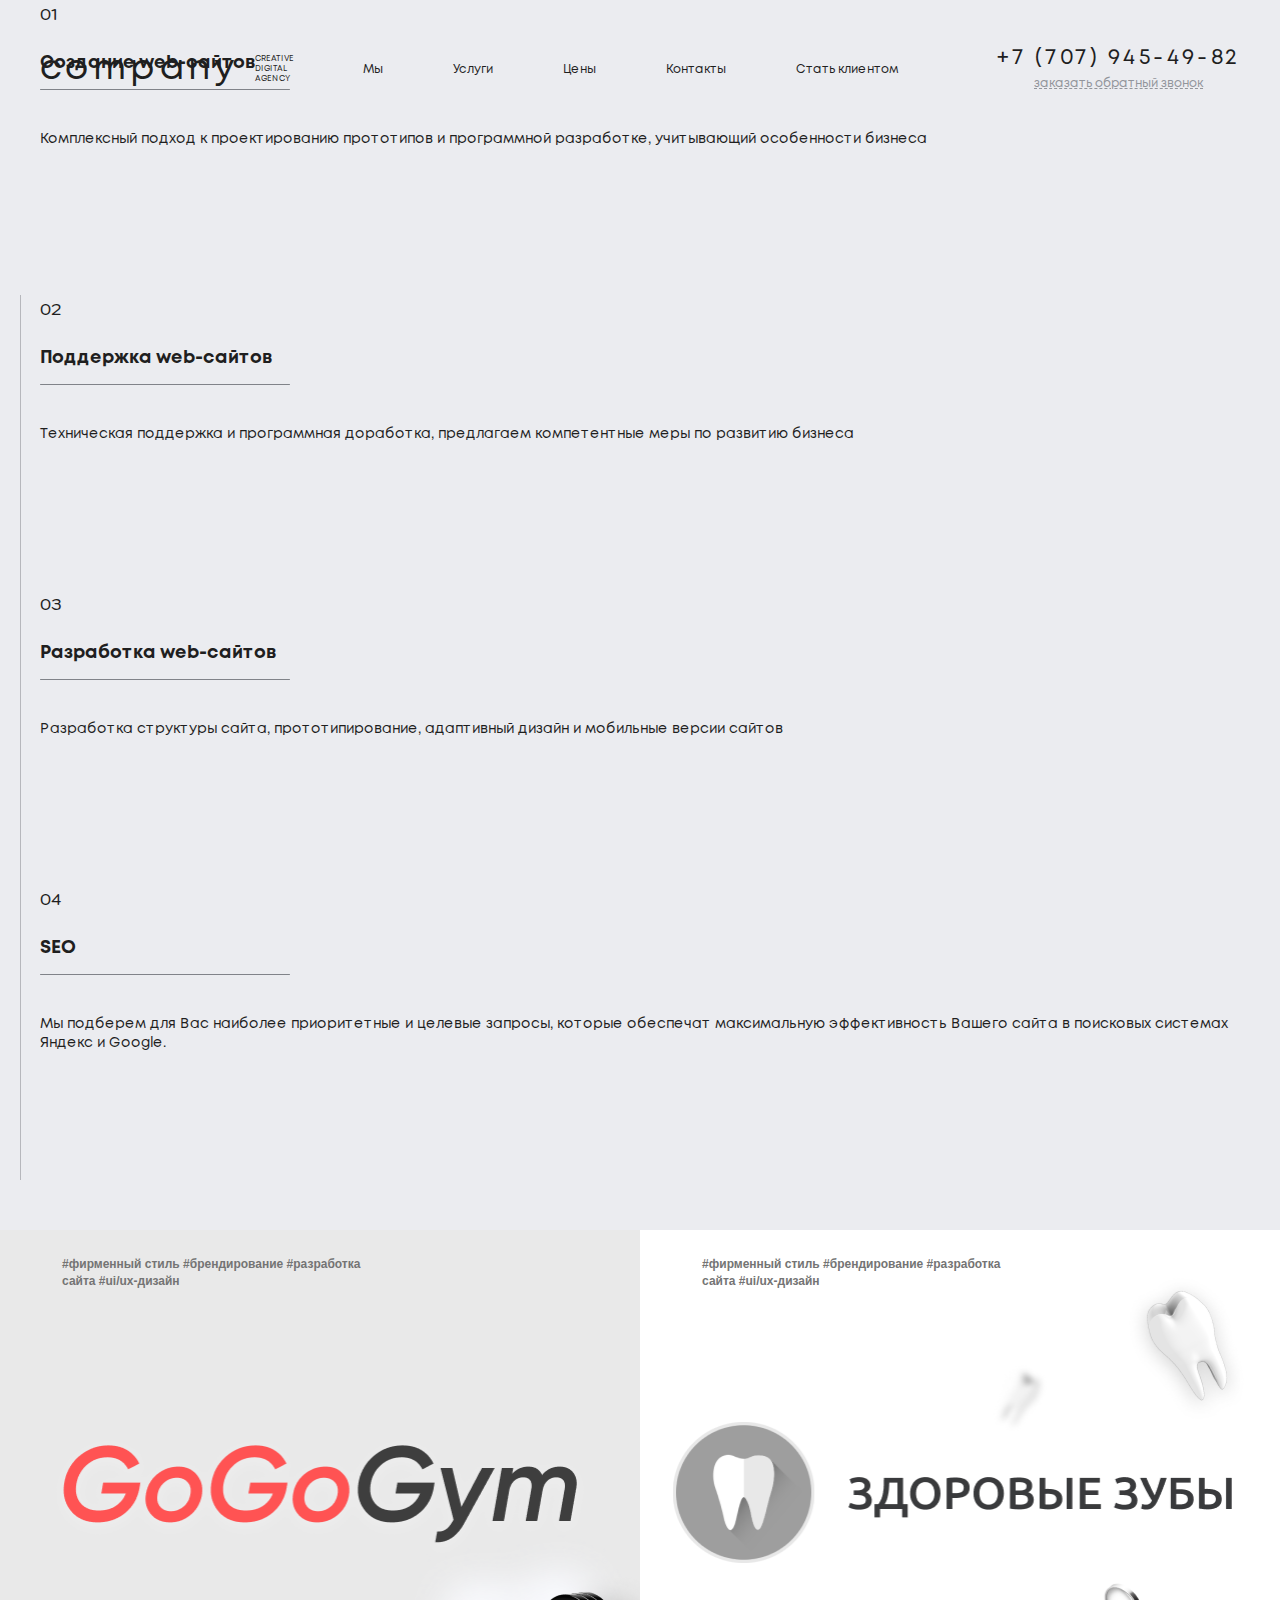
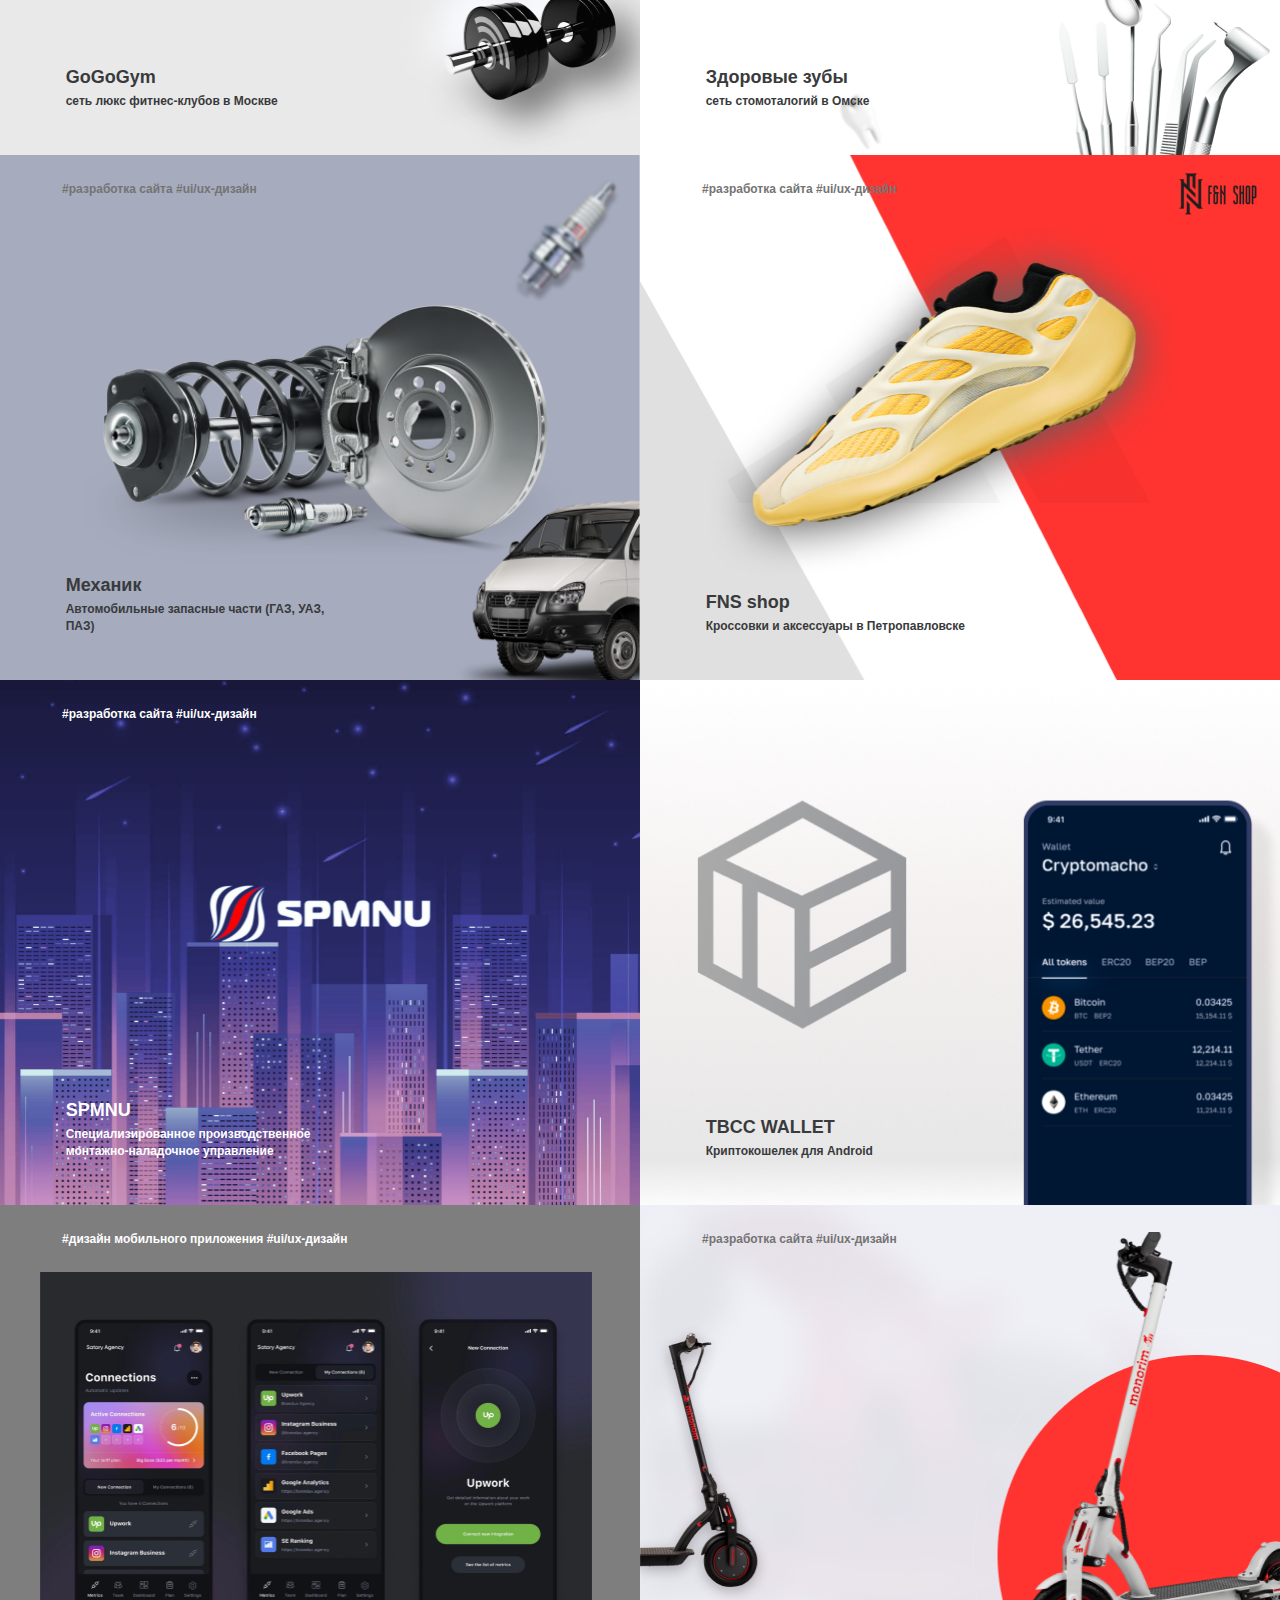
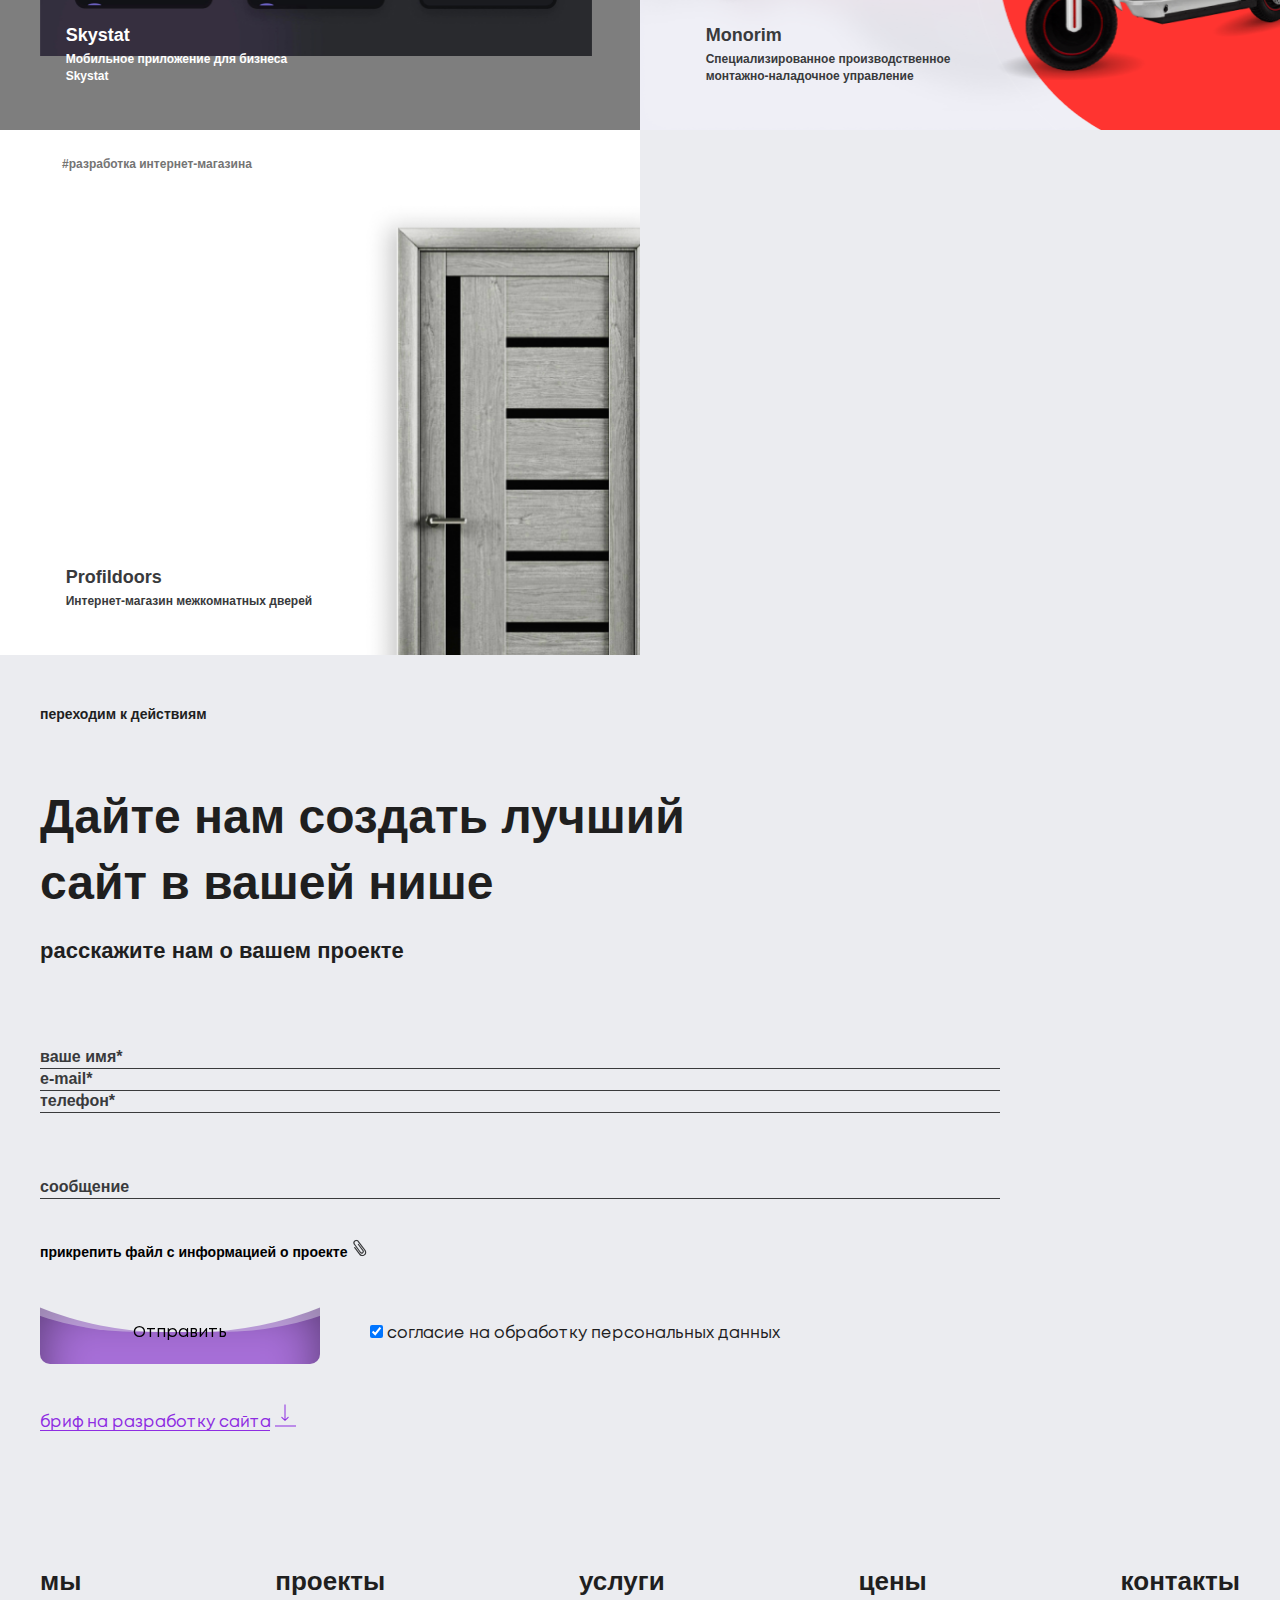
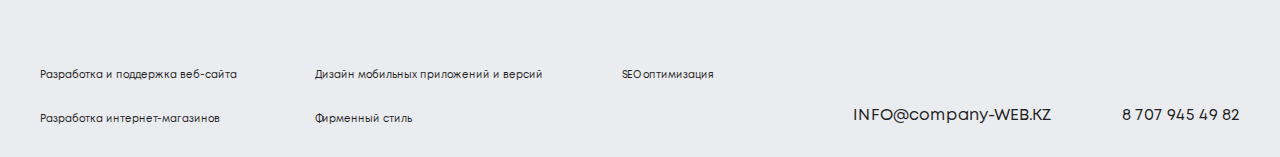
<file: services/index.html>
<!DOCTYPE html>
<html lang="ru">
<head>
    <meta charset="UTF-8">
    <meta http-equiv="X-UA-Compatible" content="IE=edge">

    <link href="https://fonts.googleapis.com/css2?family=Kodchasan:wght@500&display=swap" rel="stylesheet">
<link href="https://cdn.jsdelivr.net/npm/bootstrap@5.1.1/dist/css/bootstrap.min.css" rel="stylesheet" integrity="sha384-F3w7mX95PdgyTmZZMECAngseQB83DfGTowi0iMjiWaeVhAn4FJkqJByhZMI3AhiU" crossorigin="anonymous">

<link rel="stylesheet" href="../css/normalize.css">
<link rel="stylesheet" href="../css/main.css">
<link rel="stylesheet" href="../css/font.css">
<link rel="stylesheet" href="../css/components.css">
<link rel="stylesheet" href="../css/section-top.css">
<link rel="stylesheet" href="../css/header-page.css">
<link rel="stylesheet" href="../css/portfolio.css">
<link rel="stylesheet" href="../css/form.css">
<link rel="stylesheet" href="../css/footer.css">
<link rel="stylesheet" href="css/services_card.css">
<link rel="stylesheet" href="../css/popup.css">
<link rel="stylesheet" href="../css/wrapper.css">
<link rel="stylesheet" href="../css/root.css">




    <meta name="viewport" content="width=device-width, initial-scale=1.0">
    <title>Document</title>

    <script src="https://code.jquery.com/jquery-3.6.0.min.js"></script>

</head>
<body id="root">

<!--header-page-->
<header class="header-page">
    <div class="container-field header-page_container">
        <a href="../index.html" class="a">
            <div class="header-page_start">
                <div class="сompany_logo">
                    <p class="сompany_name">company</p>
                    <p class="company_name-right">CREATIVE </br> DIGITAL </br> AGENCY</p>
                </div>
            </div>
        </a>
        <div class="header-page_hamburger">
            <button class="btn-menu" type="button" data-popup="popup-menu">Меню</button>
        </div>
        <nav class="header-page_nav">
            <ul class="header-page_ul">
                <li class="header-page_li">
                    <a class="header-page_link" href="#" data-scroll-to="about_us">
                        <span class="header-page_text">Мы</span>
                    </a>
                </li>
                <li class="header-page_li">
                    <a class="header-page_link" href="../services/index.html">
                        <span class="header-page_text">Услуги</span>
                    </a>
                </li>
                <li class="header-page_li">
                    <a class="header-page_link" href="" data-scroll-to="section-contacts">
                        <span class="header-page_text">Цены</span>
                    </a>
                </li>
                <li class="header-page_li">
                    <a class="header-page_link" href="" data-scroll-to="column-2">
                        <span class="header-page_text">Контакты</span>
                    </a>
                </li>
                <li class="header-page_li">
                    <a class="header-page_link" href="" data-scroll-to="form">
                        <span class="header-page_text">Стать клиентом</span>
                    </a>
                </li>
            </ul>
        </nav>
        <div class="contacts">
            <p class="post">INFO@company-WEB.KZ</p>
            <div class="contacts_phone">
                <p class="phone_number">+7 (707) 945-49-82</p>
                <a href="tel:+77079454982" class="header-page_phone" >заказать обратный звонок</a>
            </div>
        </div>
    </div>
</header>
<!--/.header-page-->

<!--section-top-->
<section class="services-company">
    <div class="card-group">
        <div class="catalog_item border-0 card">
          <p class="num">01</p>
          <div class="card-body">
            <h5 class="card_title_text card-title">Создание web-сайтов</h5>
            <p class="card_bottom_text card-text">Комплексный подход к проектированию прототипов и программной разработке, учитывающий особенности бизнеса</p>
          </div>
          <div class="hide_elements">
            <div class="hide_text">
              <ul class="bonus_text">
                  <li class="bonus_text_li"> Проекты любой сложности на популярных CMS/li>
                  <li class="bonus_text_li"> Интегрирование с CRM</li>
              </ul>
          </div>
          <div class="card-footer bg-transparent border-0">
            <button class="service_btn" type="button"><p class="btn_order">Заказать</p> <img src="img/section-top/btn_arrow.png" alt="" class="btn_arrow"></button>
          </div>
          </div>
        </div>
        <div class="catalog_item border-0 card">
          <p class="num">02</p>
          <div class="card-body">
            <h5 class="card_title_text card-title">Поддержка web-сайтов</h5>
            <p class="card_bottom_text card-text">Техническая поддержка и программная доработка, предлагаем компетентные меры по развитию бизнеса</p>
          </div>
          <div class="hide_elements">
            <div class="hide_text">
              <ul class="bonus_text">
                  <li class="bonus_text_li"> Администрирование сайта, обновление предоставляемого контента</li>
                  <li class="bonus_text_li"> Поддержание работоспособности, устранение неполадок сайта, ускорение работы сайта</li>
              </ul>
          </div>
          <div class="card-footer bg-transparent border-0">
            <button class="service_btn" type="button"><p class="btn_order">Заказать</p> <img src="img/section-top/btn_arrow.png" alt="" class="btn_arrow"></button>
          </div>
          </div>
        </div>
        <div class="catalog_item border-0 card">
          <p class="num">03</p>
          <div class="card-body">
            <h5 class="card_title_text card-title">Разработка web-сайтов</h5>
            <p class="card_bottom_text card-text">Разработка структуры сайта,
                прототипирование, адаптивный дизайн и мобильные версии сайтов</p>
          </div>
          <div class="hide_elements">
            <div class="hide_text">
              <ul class="bonus_text">
                  <li class="bonus_text_li"> Индивидуальный подход, с учетом требований и сферы клиентов</li>
                  <li class="bonus_text_li"> Адаптивный дизайн сайта для мобильных устройств</li>
              </ul>
          </div>
          <div class="card-footer bg-transparent border-0">
            <button class="service_btn" type="button"><p class="btn_order">Заказать</p> <img src="img/section-top/btn_arrow.png" alt="" class="btn_arrow"></button>
          </div>
          </div>
        </div>
        <div class="catalog_item border-0 card">
          <p class="num">04</p>
          <div class="card-body">
            <h5 class="card_title_text card-title">SEO</h5>
            <p class="card_bottom_text card-text">Мы подберем для Вас наиболее приоритетные и целевые запросы, которые обеспечат максимальную эффективность Вашего сайта в поисковых системах Яндекс и Google.</p>
          </div>
          <div class="hide_elements">
            <div class="hide_text">
              <ul class="bonus_text">
                  <li class="bonus_text_li"> SEO-аудит</li>
                  <li class="bonus_text_li"> Ежемесячные отчеты</li>
              </ul>
          </div>
          <div class="card-footer bg-transparent border-0">
            <button class="service_btn" type="button"><p class="btn_order">Заказать</p> <img src="img/section-top/btn_arrow.png" alt="" class="btn_arrow"></button>
          </div>
          </div>
        </div>
      </div>
</section>

<section class="section section_potfolio">
    <div class="portfolio">
        <div class="portfolio_item">
            <img src="img/portfolio/pro-1.png" alt="" class="project_img">
            <div class="project design_item-1">
                <h4 class="project_tag">#фирменный стиль #брендирование #разработка сайта #ui/ux-дизайн</h4>
                
                <p class="project_info"><span class="name_of_the_project">GoGoGym</span></br> сеть люкс фитнес-клубов в Москве</p>
            </div>
        </div>
        <div class="portfolio_item">
            <img src="img/portfolio/pro-2.png" alt="" class="project_img">
            <div class="project design_item-2">
                <h4 class="project_tag">#фирменный стиль #брендирование #разработка сайта #ui/ux-дизайн</h4>
                <p class="project_info"> <span class="name_of_the_project">Здоровые зубы</span></br> сеть стомоталогий в Омске</p>
            </div>
        </div>
        <div class="portfolio_item">
            <img src="img/portfolio/pro-3.png" alt="" class="project_img">
            <div class="project design_item-3">
                <h4 class="project_tag">#разработка сайта #ui/ux-дизайн</h4>
                <p class="project_info"> <span class="name_of_the_project">Механик</span></br> Автомобильные запасные части (ГАЗ, УАЗ, ПАЗ)</p>
            </div>
        </div>
        <div class="portfolio_item">
            <img src="img/portfolio/pro-4.png" alt="" class="project_img">
            <div class="project design_item-4">
                <h4 class="project_tag">#разработка сайта #ui/ux-дизайн</h4>
                <p class="project_info"> <span class="name_of_the_project">FNS shop</span></br> Кроссовки и аксессуары в Петропавловске</p>
            </div>
        </div>
        <div class="portfolio_item">
            <img src="img/portfolio/pro-5.png" alt="" class="project_img">
            <div class="project design_item-5">
                <h4 class="project_tag-5 project_tag">#разработка сайта #ui/ux-дизайн</h4>
                <p  class="project_info"> <span class="name_of_the_project-5 name_of_the_project">SPMNU</span></br> Специализированное производственное монтажно-наладочное управление</p>
            </div>
        </div>
        <div class="portfolio_item">
            <img src="img/portfolio/pro-6.png" alt="" class="project_img">
            <div class="project design_item-6">
                <h4 class="poject_teg">#разработка дизайна мобильного приложения</h4>
                <p class="project_info"> <span class="name_of_the_project">TBCC WALLET</span></br> Криптокошелек для Android</p>
            </div>
        </div>
        <div class="portfolio_item">
            <img src="img/portfolio/pro-7.png" alt="" class="project_img">
            <div class="project design_item-7">
                <h4 class="project_tag-7 project_tag">#дизайн мобильного приложения #ui/ux-дизайн</h4>
                <p class="project_info"><span class="name_of_the_project-7 name_of_the_project">Skystat</span></br> Мобильное приложение для бизнеса Skystat</p>
            </div>
        </div>
        <div class="portfolio_item">
            <img src="img/portfolio/pro-8.png" alt="" class="project_img">
            <div class="project design_item-8">
                <h4 class="project_tag">#разработка сайта #ui/ux-дизайн</h4>
                <p class="project_info"> <span class="name_of_the_project">Monorim</span></br> Специализированное производственное монтажно-наладочное управление</p>
            </div>
        </div>
        <div class="portfolio_item">
            <img src="img/portfolio/pro-9.png" alt="" class="project_img">
            <div class="project design_item-9">
                <h4 class="project_tag">#разработка интернет-магазина</h4>
                <p class="project_info"> <span class="name_of_the_project">Profildoors</span></br> Интернет-магазин межкомнатных дверей</p>
            </div>
        </div>
    </div>
</section>

<form class="form">
    <div class="container-field mb-3">
        <div class="form_txt">
            <div class="movement" >
                переходим к действиям
            </div>
            <div class="form_head">
                Дайте нам создать лучший сайт в вашей нише
            </div>
            <div class="head_txt">
                расскажите нам о вашем проекте
            </div>
        </div>
        <div class="form_block">
            <div class="row g-3">
                <div class="form_field col-md-4">
                    <span class="line"></span>
                    <input type="text" class="field_dec form-control" placeholder="ваше имя*" aria-label="Name">
                </div>
                <div class="form_field col-md-4">
                    <span class="line"></span>
                  <input type="email" class="field_dec form-control" placeholder="e-mail*" aria-label="Last name">
                </div>
                <div class="form_field col-md-4">
                    <span class="line"></span>
                  <input type="text" class="field_dec form-control" placeholder="телефон*" aria-label="Phone">
                </div>
            </div>
            <div class="form_field-massage col col-form-label">  
                <span class="line"></span>
                <input type="text" class="field_dec-massage form-control" placeholder="сообщение" id="exampleFormControlTextarea1" rows="1" aria-label="Massage"></input>
            </div>
            <div class="input-group mb-3 col-form-label">
                <button class="form_file btn-light" onclick="document.getElementById('getFile').click()">прикрепить файл с информацией о проекте <img src="img/form/free-icon-paper-clip-177 1.svg" alt="" class="clip"> </button>
                <input type='file' id="getFile" style="display:none"> 
            </div>
            <div class="form_send">
                <button type="button" class="btn_send btn btn-outline-secondary ">
                    <span class="btn_send_span">Отправить</span>
                    <span class="btn_send_wave" ></span>
                </button>
                <div class="form-check">
                <div class="form_check">
                    <input class="form-check-input" type="checkbox" value="" id="flexCheckChecked" checked>
                    <label class="form-check-label" for="flexCheckChecked">
                        согласие на обработку персональных данных
                    </label>
                </div>
            </div>
        </div>
        <div class="form_download">
            <a href="../files/Бриф на разработку сайта.doc" class="form_download-text" download=""><span class="line_download"></span>бриф на разработку сайта <img src="img/form/download-img.svg" alt="/скачать/" class="download-img"> </a>
        </div>
    </div>  
</form>

<footer class="footer_container" >
    <div class="cube"></div>
    <div class="footer_field">
        <div class="footer_row">
           <div class="footer_block footer_col-1">
            <a class="a" href="../index.html"><p>мы</p></a>
          </div>
          <div class="footer_block footer_col-2" data-scroll-to="portfolio">
            <p>проекты</p>            
          </div>
          <div class="footer_block footer_col-3">
            <a class="a" href="../services/index.html"><p>услуги</p></a>        
          </div>
          <div class="footer_block footer_col-4">
            <p>цены</p>            
          </div>
          <div class="footer_block footer_col-5">
            <p>контакты</p>            
          </div>
        </div>
    </div> 
    <div class="footer_details row">
        <div class="column-1 col">
          <div class="column_fields field-1">
            <p>Разработка и поддержка веб-сайта</p>
            <p>Разработка интернет-магазинов</p>
          </div>
          <div class="column_fields field-2">
            <p>Дизайн мобильных приложений и версий</p>
            <p>Фирменный стиль</p>
          </div>
          <div class="column_fields field-3">
            <p>SEO оптимизация</p>
          </div>
        </div>
        <div class="column-2 col">
            <p class="footer_post" >INFO@company-WEB.KZ</p>
            <p class="footer_number" >8 707 945 49 82</p>
        </div>
    </div>
</footer>


<!--popup-menu-->
<div class="popup popup-menu">
    <div class="popup_wrapper">
        <div class="popup_inner">
            <div class="popup_content popup_content-fluid popup_content-centered">
                <button class="btn-close popup_btn-close popup-close"></button>
                <nav class="mobile-menu popup_mobile-menu">
                    <ul class="mobile-menu_ul">
                        <li class="mobile-menu_li">
                            <a class="mobile-menu_link popup-close" href="#" data-scroll-to="about_us">О нас</a>
                        </li>
                        <li class="mobile-menu_li">
                            <a class="mobile-menu_link popup-close" href="../services/index.html">Услуги</a>
                        </li>
                        <li class="mobile-menu_li">
                            <a class="mobile-menu_link popup-close" href="#" data-scroll-to="section-catalog">Цены</a>
                        </li>
                        <li class="mobile-menu_li">
                            <a class="mobile-menu_link popup-close" href="#" data-scroll-to="column-2">Контакты</a>
                        </li>
                        <li class="mobile-menu_li">
                            <a class="mobile-menu_link popup-close" href="#" data-scroll-to="form">Подать заявку</a>
                        </li>
                        <li class="mobile-menu_li">
                            <a class="mobile-menu_link popup-close" href="#" data-scroll-to="portfolio">Наше портфолио</a>
                        </li>
                    </ul>
                </nav>
                <div class="phone popup_phone">
                    <a class="phone_item phone_item-accent" href="tel:+77079454982">+7 (707) 945 49 82</a>
                </div>
                <ul class="socials">
                    <li class="socials_item">
                        <a href="#" class="socials_link" target="blank">
                            <svg class="socials_icon socials_icon-vk" xmlns="http://www.w3.org/2000/svg" viewBox="0 0 112.2 112.2" width="35"  height="35">
                                <g>
                                    {<circle cx="56.1" cy="56.1" r="56.1" />
                                    <path class="socials_logo" d="M54,80.7h4.4a3.33,3.33,0,0,0,2-.9,3.37,3.37,0,0,0,.6-1.9s-.1-5.9,2.7-6.8,6.2,5.7,9.9,8.2c2.8,1.9,4.9,1.5,4.9,1.5l9.8-.1s5.1-.3,2.7-4.4c-.2-.3-1.4-3-7.3-8.5-6.2-5.7-5.3-4.8,2.1-14.7,4.5-6,6.3-9.7,5.8-11.3s-3.9-1.1-3.9-1.1l-11.1.1a2.32,2.32,0,0,0-1.4.3,3.58,3.58,0,0,0-1,1.2A60,60,0,0,1,70,50.9c-4.9,8.4-6.9,8.8-7.7,8.3-1.9-1.2-1.4-4.9-1.4-7.5,0-8.1,1.2-11.5-2.4-12.4a17.68,17.68,0,0,0-5.2-.5c-4,0-7.3,0-9.2.9-1.3.6-2.2,2-1.6,2.1a5.05,5.05,0,0,1,3.3,1.6c1.1,1.5,1.1,5,1.1,5s.7,9.6-1.5,10.7c-1.5.8-3.5-.8-7.9-8.4a67.05,67.05,0,0,1-4-8.2,2.82,2.82,0,0,0-.9-1.2,5.13,5.13,0,0,0-1.7-.7l-10.5.1s-1.6,0-2.2.7,0,1.9,0,1.9,8.2,19.3,17.6,29c8.5,9,18.2,8.4,18.2,8.4Z" />}
                                </g>
                            </svg>
                        </a>
                    </li>
                    <li class="socials_item">
                        <a href="#" class="socials_link" target="blank">
                            <svg class="socials_icon socials_icon-fb" xmlns="http://www.w3.org/2000/svg" viewBox="0 0 112.2 112.2" width="35"  height="35">
                                <g>
                                    <circle cx="56.1" cy="56.1" r="56.1"/>
                                    <path class="socials_logo"  d="M70.2,58.3h-10V95H45V58.3H37.8V45.4H45V37.1c0-6,2.8-15.3,15.3-15.3H71.5V34.3H63.3c-1.3,0-3.2.7-3.2,3.5v7.6H71.4Z"/>
                                </g>
                            </svg>
                        </a>
                    </li>
                    <li class="socials_item">
                        <a href="#" class="socials_link" target="blank">
                            <svg class="socials_icon socials_icon-inst" xmlns="http://www.w3.org/2000/svg" viewBox="0 0 512 512" width="35"  height="35">
                                <g>
                                    <path  d="M332.3,136.2H179.7a44.21,44.21,0,0,0-44.2,44.2V333a44.21,44.21,0,0,0,44.2,44.2H332.3A44.21,44.21,0,0,0,376.5,333V180.4A44.21,44.21,0,0,0,332.3,136.2ZM256,336a79.3,79.3,0,1,1,79.3-79.3A79.42,79.42,0,0,1,256,336Zm81.9-142.2A18.8,18.8,0,1,1,356.7,175,18.78,18.78,0,0,1,337.9,193.8Z"/>
                                    <path  d="M256,210.9a45.8,45.8,0,1,0,45.8,45.8A45.86,45.86,0,0,0,256,210.9Z"/>
                                    <path  d="M256,0C114.6,0,0,114.6,0,256S114.6,512,256,512,512,397.4,512,256,397.4,0,256,0ZM410,333a77.78,77.78,0,0,1-77.7,77.7H179.7A77.78,77.78,0,0,1,102,333V180.4a77.84,77.84,0,0,1,77.7-77.7H332.3A77.84,77.84,0,0,1,410,180.4Z"/>
                                </g>
                            </svg>
                        </a>
                    </li>
                </ul>
            </div>
        </div>
    </div>
</div>
<!--/.popup-menu end-->


<script src="js/anime.min.js"></script>
<script src="https://cdn.jsdelivr.net/npm/bootstrap@5.1.1/dist/js/bootstrap.bundle.min.js" integrity="sha384-/bQdsTh/da6pkI1MST/rWKFNjaCP5gBSY4sEBT38Q/9RBh9AH40zEOg7Hlq2THRZ" crossorigin="anonymous"></script>
<script src="js/myLib.js"></script>
<script src="js/wrapper.js"></script>
<script src="js/root.js"></script>
<script src="js/popup.js"></script>
<script src="js/scrollTo.js"></script>
</body>
</file>
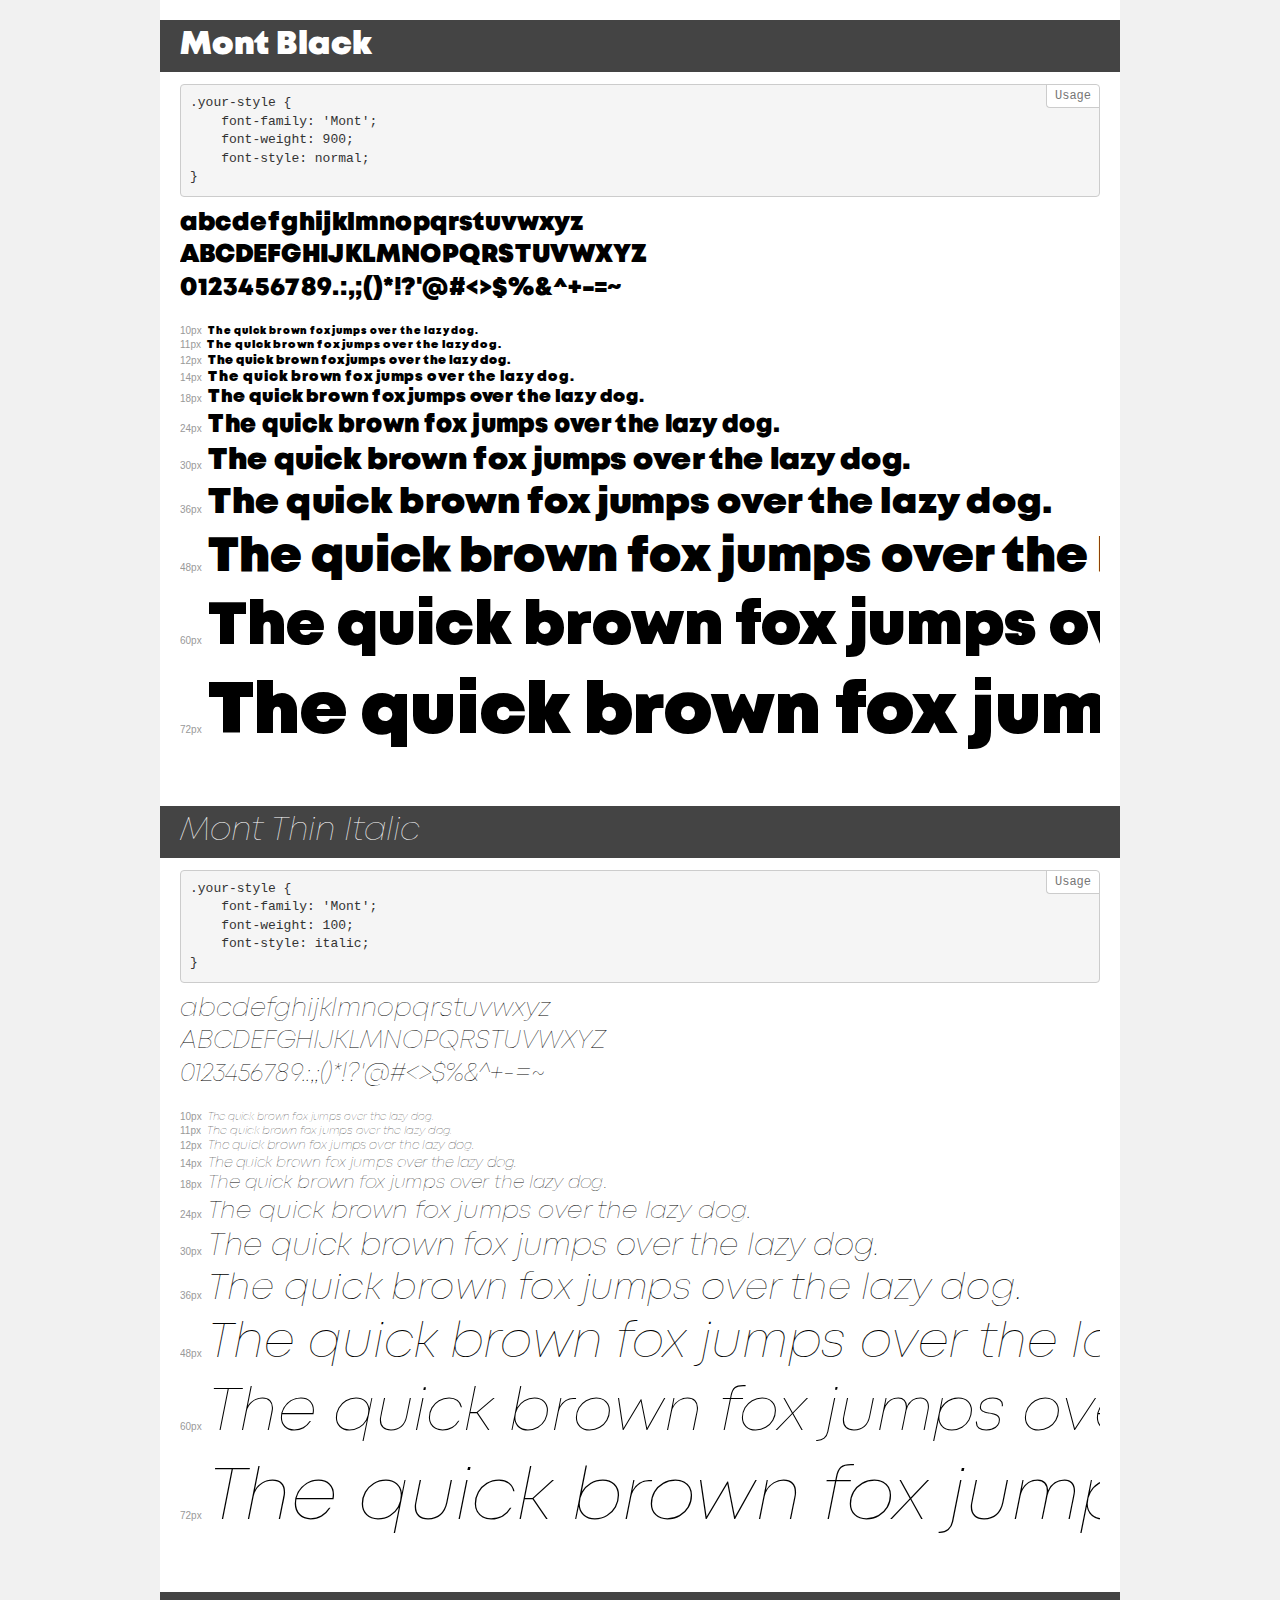
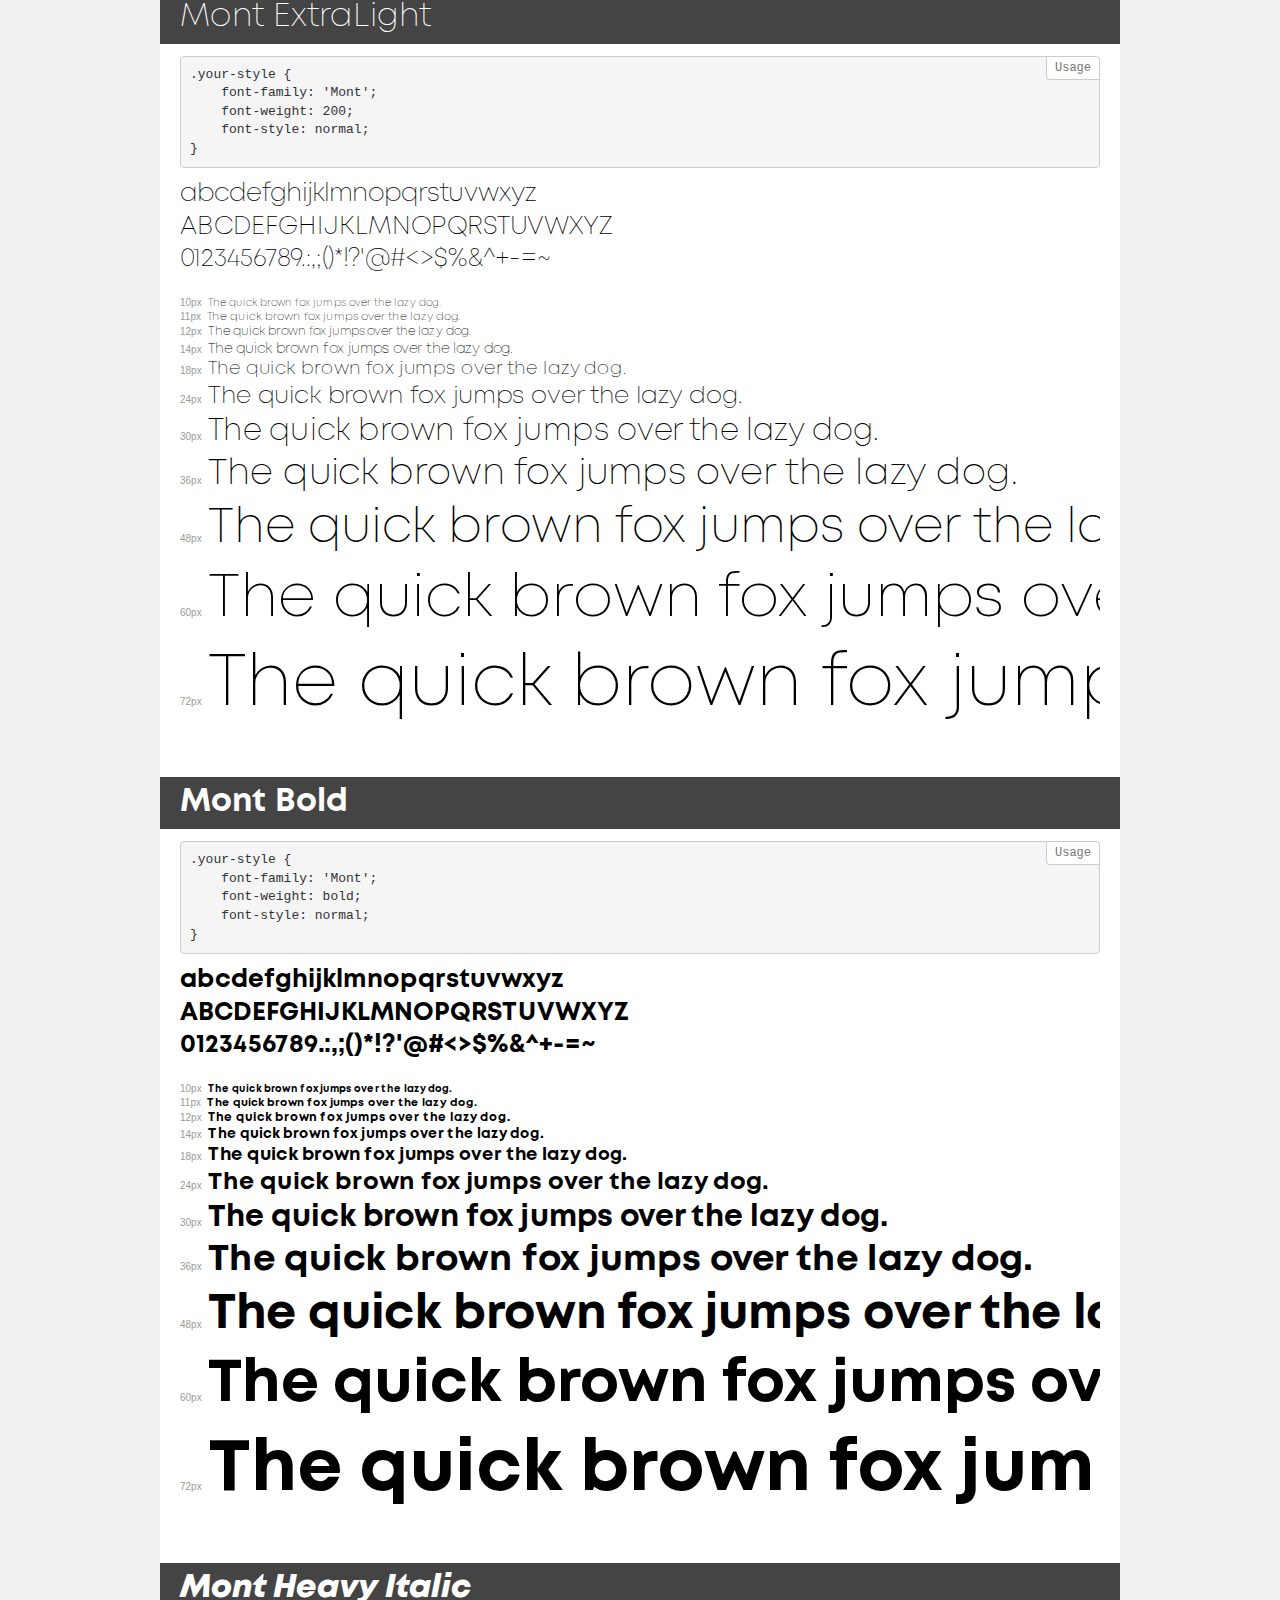
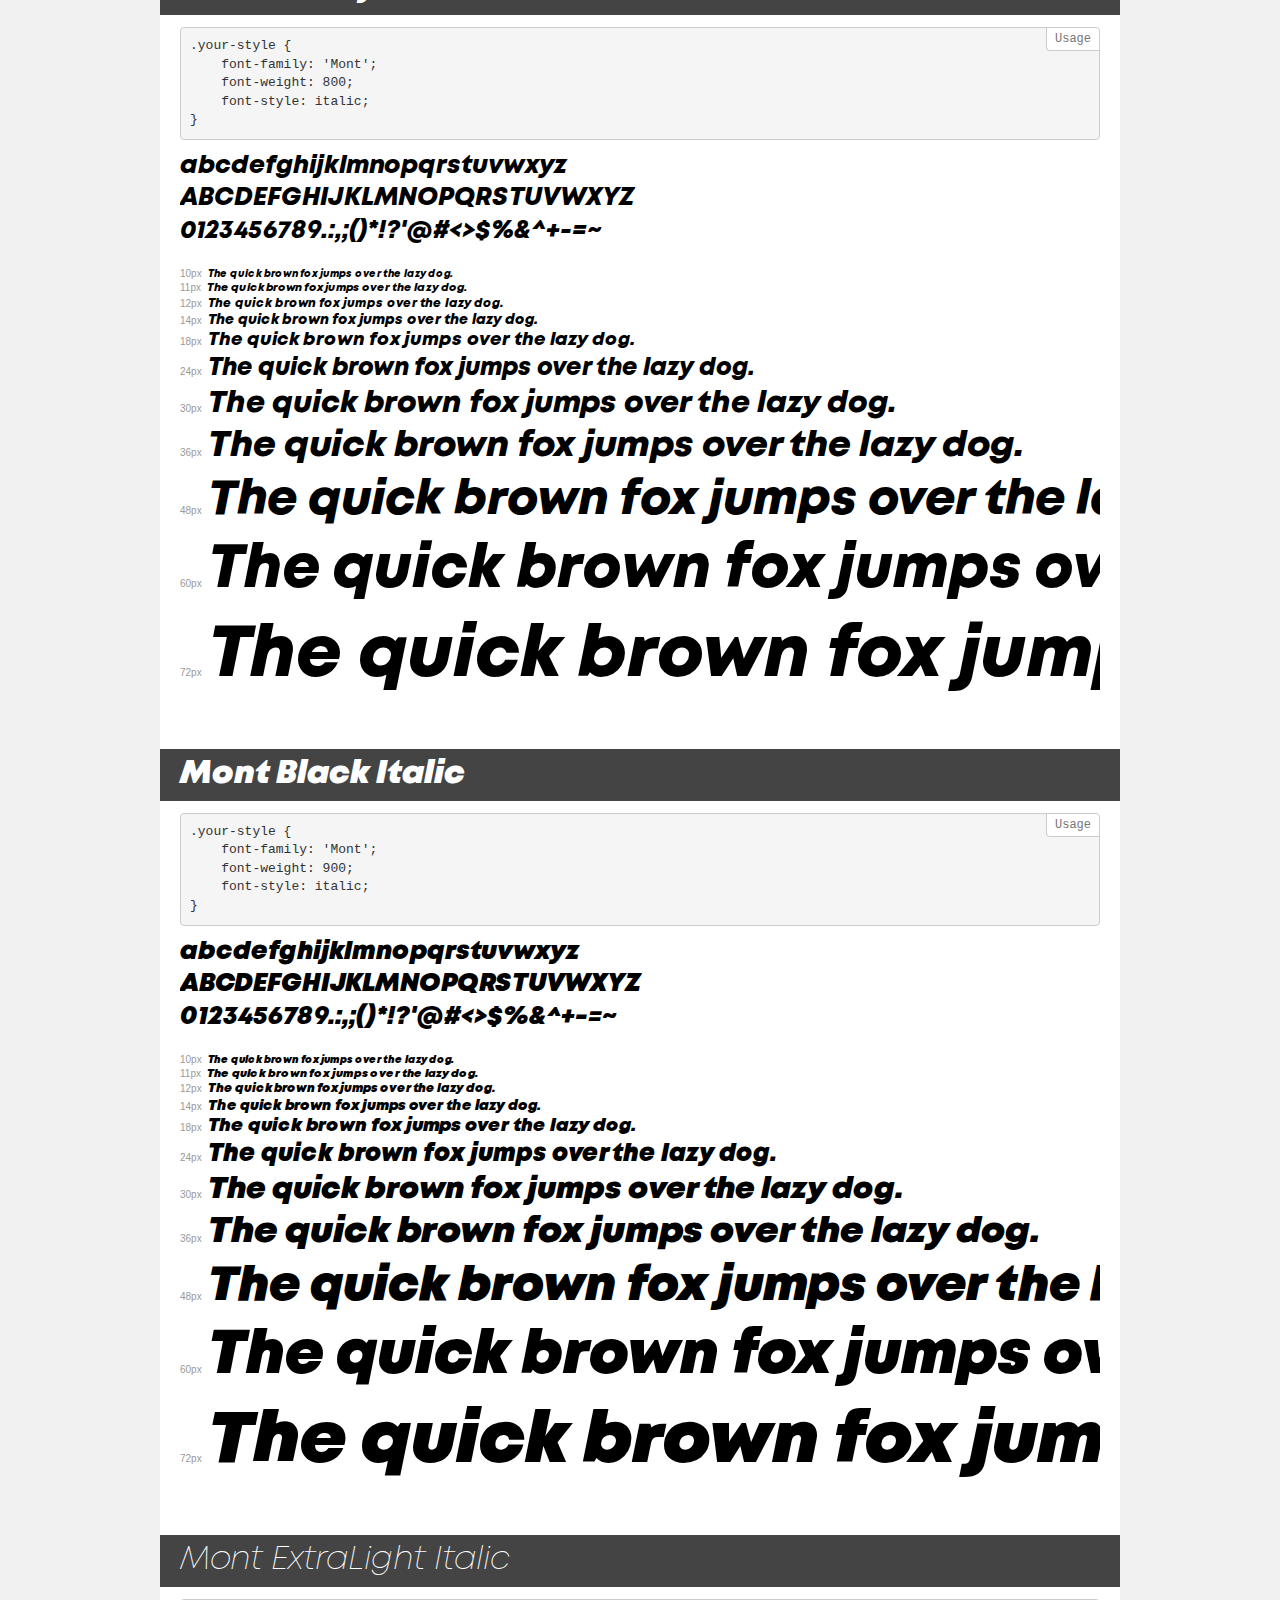
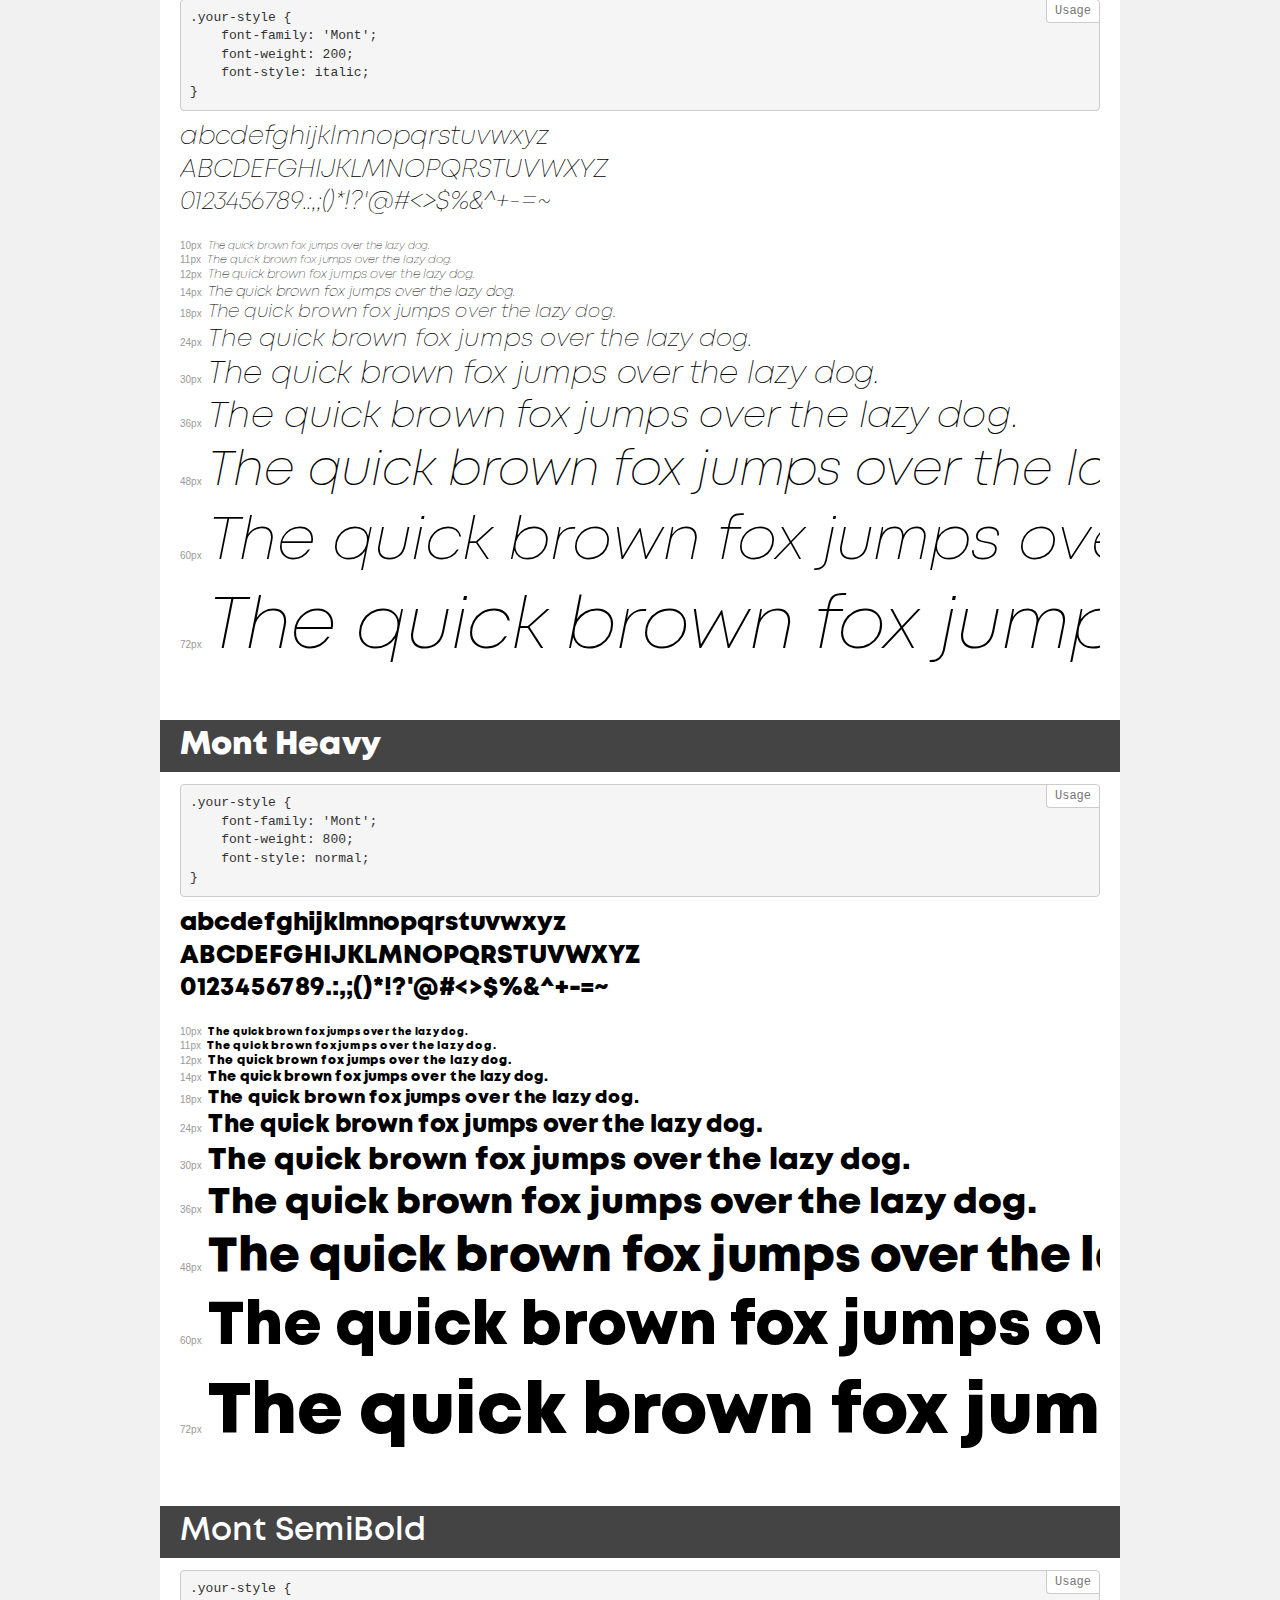
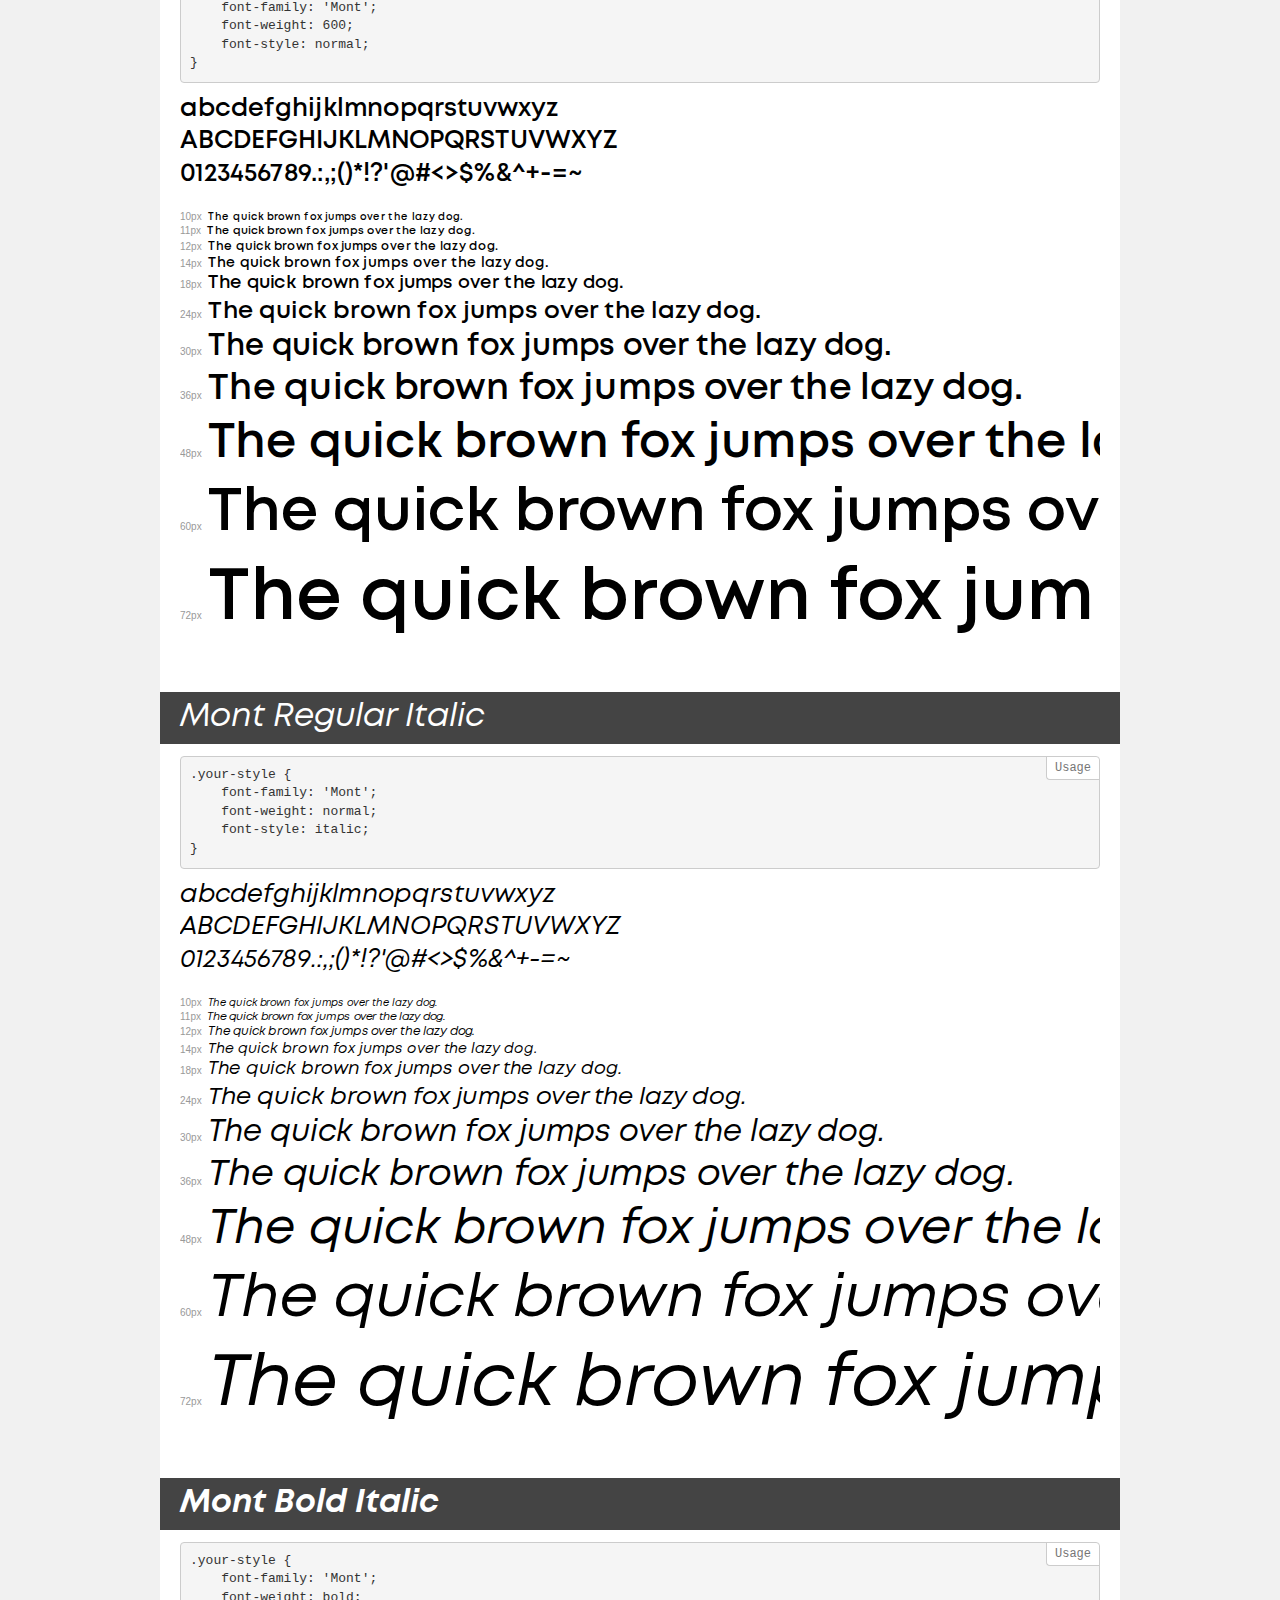
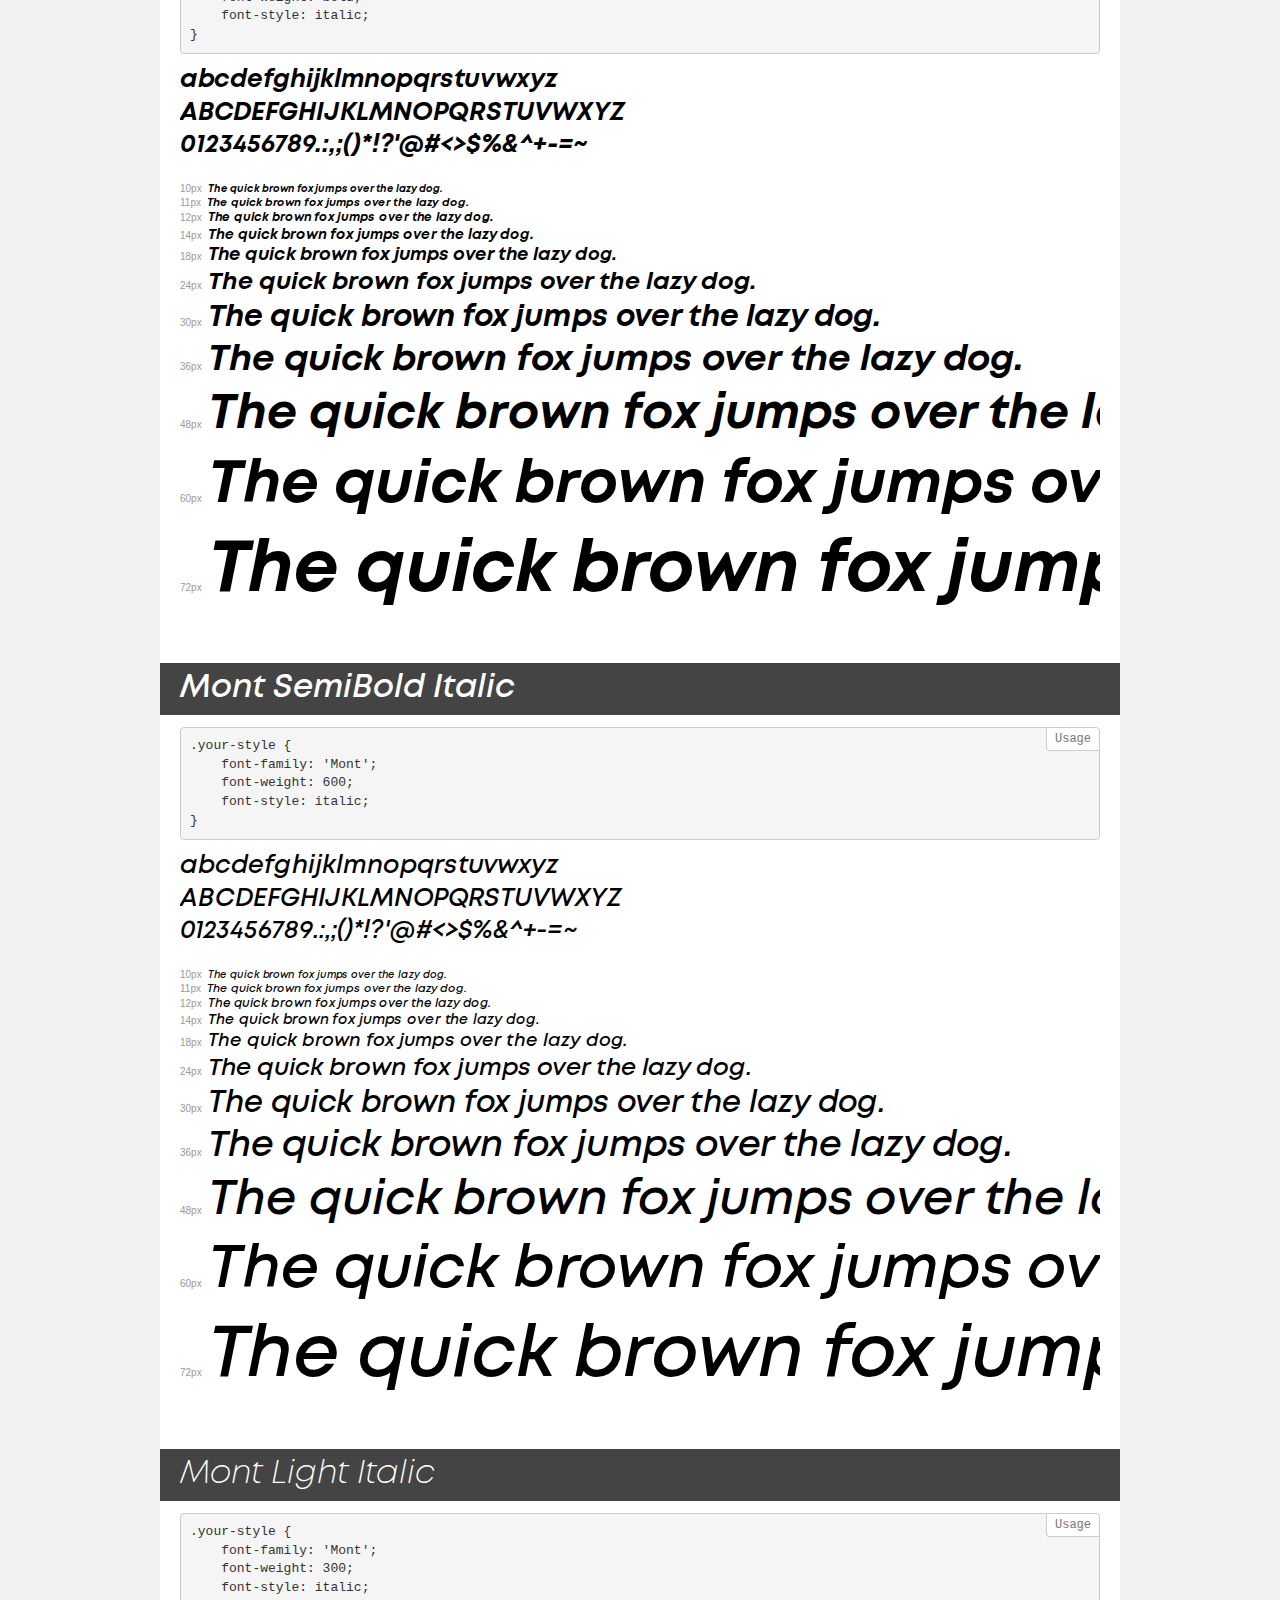
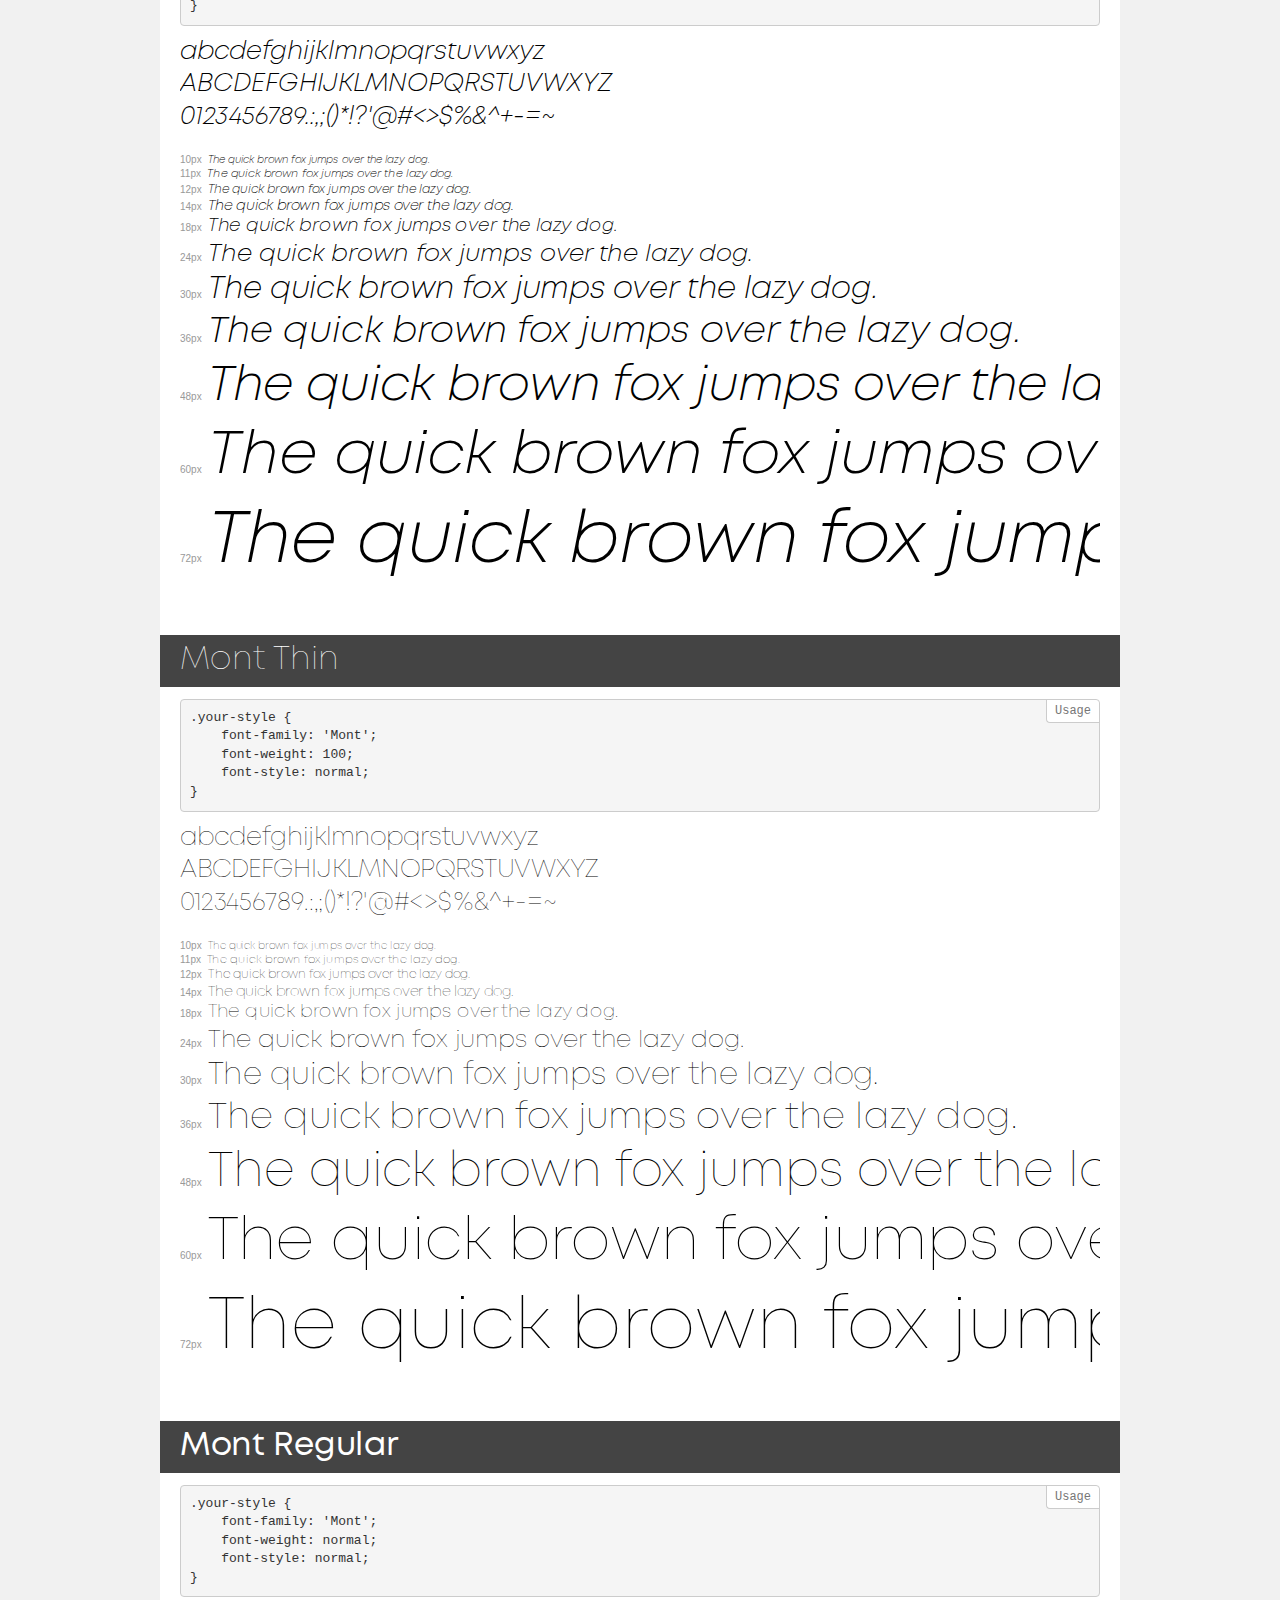
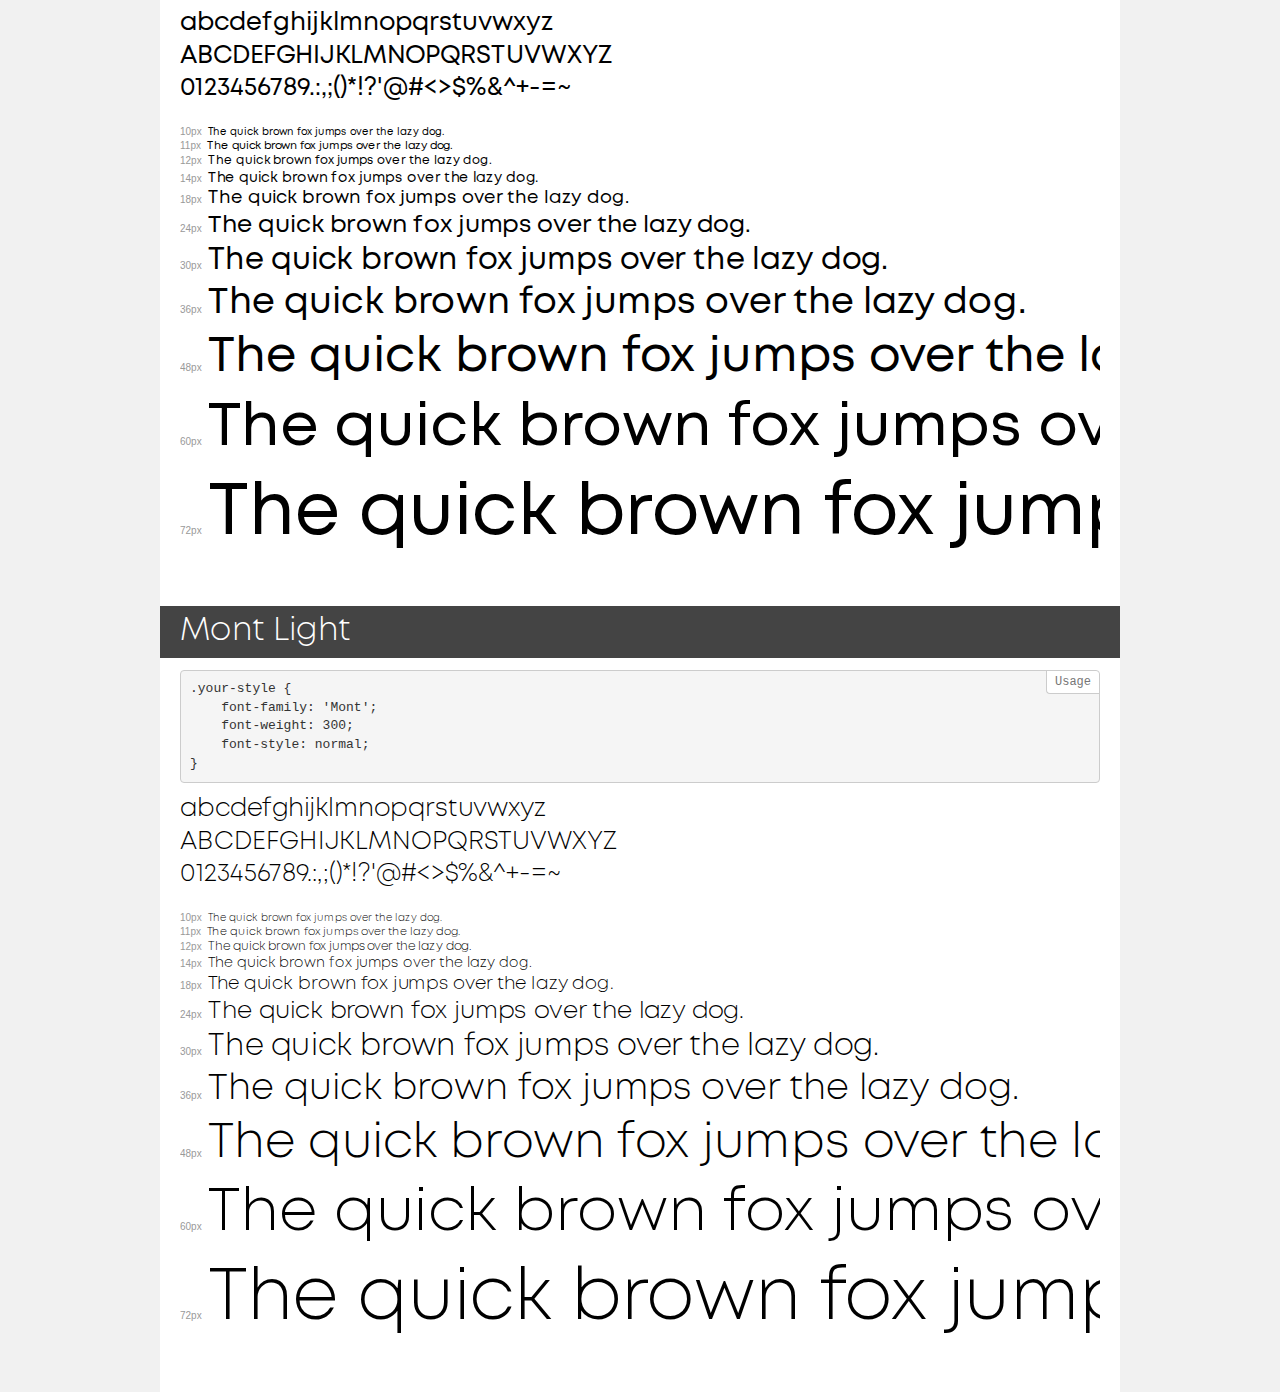
<file: css/fonts/demo.html>
<!DOCTYPE html>
<html>
<head>
    <meta charset="utf-8">
    <meta http-equiv="X-UA-Compatible" content="IE=edge">
    <meta name="viewport" content="width=device-width, initial-scale=1">
    <meta name="robots" content="noindex, noarchive">
    <meta name="format-detection" content="telephone=no">
    <title>Transfonter demo</title>
    <link href="stylesheet.css" rel="stylesheet">
    <style>
        /*
        http://meyerweb.com/eric/tools/css/reset/
        v2.0 | 20110126
        License: none (public domain)
        */
        html, body, div, span, applet, object, iframe,
        h1, h2, h3, h4, h5, h6, p, blockquote, pre,
        a, abbr, acronym, address, big, cite, code,
        del, dfn, em, img, ins, kbd, q, s, samp,
        small, strike, strong, sub, sup, tt, var,
        b, u, i, center,
        dl, dt, dd, ol, ul, li,
        fieldset, form, label, legend,
        table, caption, tbody, tfoot, thead, tr, th, td,
        article, aside, canvas, details, embed,
        figure, figcaption, footer, header, hgroup,
        menu, nav, output, ruby, section, summary,
        time, mark, audio, video {
            margin: 0;
            padding: 0;
            border: 0;
            font-size: 100%;
            font: inherit;
            vertical-align: baseline;
        }
        /* HTML5 display-role reset for older browsers */
        article, aside, details, figcaption, figure,
        footer, header, hgroup, menu, nav, section {
            display: block;
        }
        body {
            line-height: 1;
        }
        ol, ul {
            list-style: none;
        }
        blockquote, q {
            quotes: none;
        }
        blockquote:before, blockquote:after,
        q:before, q:after {
            content: '';
            content: none;
        }
        table {
            border-collapse: collapse;
            border-spacing: 0;
        }
        /* common styles */
        body {
            background: #f1f1f1;
            color: #000;
        }
        .page {
            background: #fff;
            width: 920px;
            margin: 0 auto;
            padding: 20px 20px 0 20px;
            overflow: hidden;
        }
        .font-container {
            overflow-x: auto;
            overflow-y: hidden;
            margin-bottom: 40px;
            line-height: 1.3;
            white-space: nowrap;
            padding-bottom: 5px;
        }
        h1 {
            position: relative;
            background: #444;
            font-size: 32px;
            color: #fff;
            padding: 10px 20px;
            margin: 0 -20px 12px -20px;
        }
        .letters {
            font-size: 25px;
            margin-bottom: 20px;
        }
        .s10:before {
            content: '10px';
        }
        .s11:before {
            content: '11px';
        }
        .s12:before {
            content: '12px';
        }
        .s14:before {
            content: '14px';
        }
        .s18:before {
            content: '18px';
        }
        .s24:before {
            content: '24px';
        }
        .s30:before {
            content: '30px';
        }
        .s36:before {
            content: '36px';
        }
        .s48:before {
            content: '48px';
        }
        .s60:before {
            content: '60px';
        }
        .s72:before {
            content: '72px';
        }
        .s10:before, .s11:before, .s12:before, .s14:before,
        .s18:before, .s24:before, .s30:before, .s36:before,
        .s48:before, .s60:before, .s72:before {
            font-family: Arial, sans-serif;
            font-size: 10px;
            font-weight: normal;
            font-style: normal;
            color: #999;
            padding-right: 6px;
        }
        pre {
            display: block;
            position: relative;
            padding: 9px;
            margin: 0 0 10px;
            font-family: Monaco, Menlo, Consolas, "Courier New", monospace !important;
            font-size: 13px;
            line-height: 1.428571429;
            color: #333;
            font-weight: normal !important;
            font-style: normal !important;
            background-color: #f5f5f5;
            border: 1px solid #ccc;
            overflow-x: auto;
            border-radius: 4px;
        }
        pre:after {
            display: block;
            position: absolute;
            right: 0;
            top: 0;
            content: 'Usage';
            line-height: 1;
            padding: 5px 8px;
            font-size: 12px;
            color: #767676;
            background-color: #fff;
            border: 1px solid #ccc;
            border-right: none;
            border-top: none;
            border-radius: 0 4px 0 4px;
            z-index: 10;
        }
        /* responsive */
        @media (max-width: 959px) {
            .page {
                width: auto;
                margin: 0;
            }
        }
    </style>
</head>
<body>
<div class="page">
    <div class="demo" style="font-family: 'Mont'; font-weight: 900; font-style: normal;">
        <h1>Mont Black</h1>
        <pre>.your-style {
    font-family: 'Mont';
    font-weight: 900;
    font-style: normal;
}</pre>
        <div class="font-container">
            <p class="letters">
                abcdefghijklmnopqrstuvwxyz<br>
ABCDEFGHIJKLMNOPQRSTUVWXYZ<br>
                0123456789.:,;()*!?'@#<>$%&^+-=~
            </p>
            <p class="s10" style="font-size: 10px;">The quick brown fox jumps over the lazy dog.</p>
            <p class="s11" style="font-size: 11px;">The quick brown fox jumps over the lazy dog.</p>
            <p class="s12" style="font-size: 12px;">The quick brown fox jumps over the lazy dog.</p>
            <p class="s14" style="font-size: 14px;">The quick brown fox jumps over the lazy dog.</p>
            <p class="s18" style="font-size: 18px;">The quick brown fox jumps over the lazy dog.</p>
            <p class="s24" style="font-size: 24px;">The quick brown fox jumps over the lazy dog.</p>
            <p class="s30" style="font-size: 30px;">The quick brown fox jumps over the lazy dog.</p>
            <p class="s36" style="font-size: 36px;">The quick brown fox jumps over the lazy dog.</p>
            <p class="s48" style="font-size: 48px;">The quick brown fox jumps over the lazy dog.</p>
            <p class="s60" style="font-size: 60px;">The quick brown fox jumps over the lazy dog.</p>
            <p class="s72" style="font-size: 72px;">The quick brown fox jumps over the lazy dog.</p>
        </div>
    </div>
    <div class="demo" style="font-family: 'Mont'; font-weight: 100; font-style: italic;">
        <h1>Mont Thin Italic</h1>
        <pre>.your-style {
    font-family: 'Mont';
    font-weight: 100;
    font-style: italic;
}</pre>
        <div class="font-container">
            <p class="letters">
                abcdefghijklmnopqrstuvwxyz<br>
ABCDEFGHIJKLMNOPQRSTUVWXYZ<br>
                0123456789.:,;()*!?'@#<>$%&^+-=~
            </p>
            <p class="s10" style="font-size: 10px;">The quick brown fox jumps over the lazy dog.</p>
            <p class="s11" style="font-size: 11px;">The quick brown fox jumps over the lazy dog.</p>
            <p class="s12" style="font-size: 12px;">The quick brown fox jumps over the lazy dog.</p>
            <p class="s14" style="font-size: 14px;">The quick brown fox jumps over the lazy dog.</p>
            <p class="s18" style="font-size: 18px;">The quick brown fox jumps over the lazy dog.</p>
            <p class="s24" style="font-size: 24px;">The quick brown fox jumps over the lazy dog.</p>
            <p class="s30" style="font-size: 30px;">The quick brown fox jumps over the lazy dog.</p>
            <p class="s36" style="font-size: 36px;">The quick brown fox jumps over the lazy dog.</p>
            <p class="s48" style="font-size: 48px;">The quick brown fox jumps over the lazy dog.</p>
            <p class="s60" style="font-size: 60px;">The quick brown fox jumps over the lazy dog.</p>
            <p class="s72" style="font-size: 72px;">The quick brown fox jumps over the lazy dog.</p>
        </div>
    </div>
    <div class="demo" style="font-family: 'Mont'; font-weight: 200; font-style: normal;">
        <h1>Mont ExtraLight</h1>
        <pre>.your-style {
    font-family: 'Mont';
    font-weight: 200;
    font-style: normal;
}</pre>
        <div class="font-container">
            <p class="letters">
                abcdefghijklmnopqrstuvwxyz<br>
ABCDEFGHIJKLMNOPQRSTUVWXYZ<br>
                0123456789.:,;()*!?'@#<>$%&^+-=~
            </p>
            <p class="s10" style="font-size: 10px;">The quick brown fox jumps over the lazy dog.</p>
            <p class="s11" style="font-size: 11px;">The quick brown fox jumps over the lazy dog.</p>
            <p class="s12" style="font-size: 12px;">The quick brown fox jumps over the lazy dog.</p>
            <p class="s14" style="font-size: 14px;">The quick brown fox jumps over the lazy dog.</p>
            <p class="s18" style="font-size: 18px;">The quick brown fox jumps over the lazy dog.</p>
            <p class="s24" style="font-size: 24px;">The quick brown fox jumps over the lazy dog.</p>
            <p class="s30" style="font-size: 30px;">The quick brown fox jumps over the lazy dog.</p>
            <p class="s36" style="font-size: 36px;">The quick brown fox jumps over the lazy dog.</p>
            <p class="s48" style="font-size: 48px;">The quick brown fox jumps over the lazy dog.</p>
            <p class="s60" style="font-size: 60px;">The quick brown fox jumps over the lazy dog.</p>
            <p class="s72" style="font-size: 72px;">The quick brown fox jumps over the lazy dog.</p>
        </div>
    </div>
    <div class="demo" style="font-family: 'Mont'; font-weight: bold; font-style: normal;">
        <h1>Mont Bold</h1>
        <pre>.your-style {
    font-family: 'Mont';
    font-weight: bold;
    font-style: normal;
}</pre>
        <div class="font-container">
            <p class="letters">
                abcdefghijklmnopqrstuvwxyz<br>
ABCDEFGHIJKLMNOPQRSTUVWXYZ<br>
                0123456789.:,;()*!?'@#<>$%&^+-=~
            </p>
            <p class="s10" style="font-size: 10px;">The quick brown fox jumps over the lazy dog.</p>
            <p class="s11" style="font-size: 11px;">The quick brown fox jumps over the lazy dog.</p>
            <p class="s12" style="font-size: 12px;">The quick brown fox jumps over the lazy dog.</p>
            <p class="s14" style="font-size: 14px;">The quick brown fox jumps over the lazy dog.</p>
            <p class="s18" style="font-size: 18px;">The quick brown fox jumps over the lazy dog.</p>
            <p class="s24" style="font-size: 24px;">The quick brown fox jumps over the lazy dog.</p>
            <p class="s30" style="font-size: 30px;">The quick brown fox jumps over the lazy dog.</p>
            <p class="s36" style="font-size: 36px;">The quick brown fox jumps over the lazy dog.</p>
            <p class="s48" style="font-size: 48px;">The quick brown fox jumps over the lazy dog.</p>
            <p class="s60" style="font-size: 60px;">The quick brown fox jumps over the lazy dog.</p>
            <p class="s72" style="font-size: 72px;">The quick brown fox jumps over the lazy dog.</p>
        </div>
    </div>
    <div class="demo" style="font-family: 'Mont'; font-weight: 800; font-style: italic;">
        <h1>Mont Heavy Italic</h1>
        <pre>.your-style {
    font-family: 'Mont';
    font-weight: 800;
    font-style: italic;
}</pre>
        <div class="font-container">
            <p class="letters">
                abcdefghijklmnopqrstuvwxyz<br>
ABCDEFGHIJKLMNOPQRSTUVWXYZ<br>
                0123456789.:,;()*!?'@#<>$%&^+-=~
            </p>
            <p class="s10" style="font-size: 10px;">The quick brown fox jumps over the lazy dog.</p>
            <p class="s11" style="font-size: 11px;">The quick brown fox jumps over the lazy dog.</p>
            <p class="s12" style="font-size: 12px;">The quick brown fox jumps over the lazy dog.</p>
            <p class="s14" style="font-size: 14px;">The quick brown fox jumps over the lazy dog.</p>
            <p class="s18" style="font-size: 18px;">The quick brown fox jumps over the lazy dog.</p>
            <p class="s24" style="font-size: 24px;">The quick brown fox jumps over the lazy dog.</p>
            <p class="s30" style="font-size: 30px;">The quick brown fox jumps over the lazy dog.</p>
            <p class="s36" style="font-size: 36px;">The quick brown fox jumps over the lazy dog.</p>
            <p class="s48" style="font-size: 48px;">The quick brown fox jumps over the lazy dog.</p>
            <p class="s60" style="font-size: 60px;">The quick brown fox jumps over the lazy dog.</p>
            <p class="s72" style="font-size: 72px;">The quick brown fox jumps over the lazy dog.</p>
        </div>
    </div>
    <div class="demo" style="font-family: 'Mont'; font-weight: 900; font-style: italic;">
        <h1>Mont Black Italic</h1>
        <pre>.your-style {
    font-family: 'Mont';
    font-weight: 900;
    font-style: italic;
}</pre>
        <div class="font-container">
            <p class="letters">
                abcdefghijklmnopqrstuvwxyz<br>
ABCDEFGHIJKLMNOPQRSTUVWXYZ<br>
                0123456789.:,;()*!?'@#<>$%&^+-=~
            </p>
            <p class="s10" style="font-size: 10px;">The quick brown fox jumps over the lazy dog.</p>
            <p class="s11" style="font-size: 11px;">The quick brown fox jumps over the lazy dog.</p>
            <p class="s12" style="font-size: 12px;">The quick brown fox jumps over the lazy dog.</p>
            <p class="s14" style="font-size: 14px;">The quick brown fox jumps over the lazy dog.</p>
            <p class="s18" style="font-size: 18px;">The quick brown fox jumps over the lazy dog.</p>
            <p class="s24" style="font-size: 24px;">The quick brown fox jumps over the lazy dog.</p>
            <p class="s30" style="font-size: 30px;">The quick brown fox jumps over the lazy dog.</p>
            <p class="s36" style="font-size: 36px;">The quick brown fox jumps over the lazy dog.</p>
            <p class="s48" style="font-size: 48px;">The quick brown fox jumps over the lazy dog.</p>
            <p class="s60" style="font-size: 60px;">The quick brown fox jumps over the lazy dog.</p>
            <p class="s72" style="font-size: 72px;">The quick brown fox jumps over the lazy dog.</p>
        </div>
    </div>
    <div class="demo" style="font-family: 'Mont'; font-weight: 200; font-style: italic;">
        <h1>Mont ExtraLight Italic</h1>
        <pre>.your-style {
    font-family: 'Mont';
    font-weight: 200;
    font-style: italic;
}</pre>
        <div class="font-container">
            <p class="letters">
                abcdefghijklmnopqrstuvwxyz<br>
ABCDEFGHIJKLMNOPQRSTUVWXYZ<br>
                0123456789.:,;()*!?'@#<>$%&^+-=~
            </p>
            <p class="s10" style="font-size: 10px;">The quick brown fox jumps over the lazy dog.</p>
            <p class="s11" style="font-size: 11px;">The quick brown fox jumps over the lazy dog.</p>
            <p class="s12" style="font-size: 12px;">The quick brown fox jumps over the lazy dog.</p>
            <p class="s14" style="font-size: 14px;">The quick brown fox jumps over the lazy dog.</p>
            <p class="s18" style="font-size: 18px;">The quick brown fox jumps over the lazy dog.</p>
            <p class="s24" style="font-size: 24px;">The quick brown fox jumps over the lazy dog.</p>
            <p class="s30" style="font-size: 30px;">The quick brown fox jumps over the lazy dog.</p>
            <p class="s36" style="font-size: 36px;">The quick brown fox jumps over the lazy dog.</p>
            <p class="s48" style="font-size: 48px;">The quick brown fox jumps over the lazy dog.</p>
            <p class="s60" style="font-size: 60px;">The quick brown fox jumps over the lazy dog.</p>
            <p class="s72" style="font-size: 72px;">The quick brown fox jumps over the lazy dog.</p>
        </div>
    </div>
    <div class="demo" style="font-family: 'Mont'; font-weight: 800; font-style: normal;">
        <h1>Mont Heavy</h1>
        <pre>.your-style {
    font-family: 'Mont';
    font-weight: 800;
    font-style: normal;
}</pre>
        <div class="font-container">
            <p class="letters">
                abcdefghijklmnopqrstuvwxyz<br>
ABCDEFGHIJKLMNOPQRSTUVWXYZ<br>
                0123456789.:,;()*!?'@#<>$%&^+-=~
            </p>
            <p class="s10" style="font-size: 10px;">The quick brown fox jumps over the lazy dog.</p>
            <p class="s11" style="font-size: 11px;">The quick brown fox jumps over the lazy dog.</p>
            <p class="s12" style="font-size: 12px;">The quick brown fox jumps over the lazy dog.</p>
            <p class="s14" style="font-size: 14px;">The quick brown fox jumps over the lazy dog.</p>
            <p class="s18" style="font-size: 18px;">The quick brown fox jumps over the lazy dog.</p>
            <p class="s24" style="font-size: 24px;">The quick brown fox jumps over the lazy dog.</p>
            <p class="s30" style="font-size: 30px;">The quick brown fox jumps over the lazy dog.</p>
            <p class="s36" style="font-size: 36px;">The quick brown fox jumps over the lazy dog.</p>
            <p class="s48" style="font-size: 48px;">The quick brown fox jumps over the lazy dog.</p>
            <p class="s60" style="font-size: 60px;">The quick brown fox jumps over the lazy dog.</p>
            <p class="s72" style="font-size: 72px;">The quick brown fox jumps over the lazy dog.</p>
        </div>
    </div>
    <div class="demo" style="font-family: 'Mont'; font-weight: 600; font-style: normal;">
        <h1>Mont SemiBold</h1>
        <pre>.your-style {
    font-family: 'Mont';
    font-weight: 600;
    font-style: normal;
}</pre>
        <div class="font-container">
            <p class="letters">
                abcdefghijklmnopqrstuvwxyz<br>
ABCDEFGHIJKLMNOPQRSTUVWXYZ<br>
                0123456789.:,;()*!?'@#<>$%&^+-=~
            </p>
            <p class="s10" style="font-size: 10px;">The quick brown fox jumps over the lazy dog.</p>
            <p class="s11" style="font-size: 11px;">The quick brown fox jumps over the lazy dog.</p>
            <p class="s12" style="font-size: 12px;">The quick brown fox jumps over the lazy dog.</p>
            <p class="s14" style="font-size: 14px;">The quick brown fox jumps over the lazy dog.</p>
            <p class="s18" style="font-size: 18px;">The quick brown fox jumps over the lazy dog.</p>
            <p class="s24" style="font-size: 24px;">The quick brown fox jumps over the lazy dog.</p>
            <p class="s30" style="font-size: 30px;">The quick brown fox jumps over the lazy dog.</p>
            <p class="s36" style="font-size: 36px;">The quick brown fox jumps over the lazy dog.</p>
            <p class="s48" style="font-size: 48px;">The quick brown fox jumps over the lazy dog.</p>
            <p class="s60" style="font-size: 60px;">The quick brown fox jumps over the lazy dog.</p>
            <p class="s72" style="font-size: 72px;">The quick brown fox jumps over the lazy dog.</p>
        </div>
    </div>
    <div class="demo" style="font-family: 'Mont'; font-weight: normal; font-style: italic;">
        <h1>Mont Regular Italic</h1>
        <pre>.your-style {
    font-family: 'Mont';
    font-weight: normal;
    font-style: italic;
}</pre>
        <div class="font-container">
            <p class="letters">
                abcdefghijklmnopqrstuvwxyz<br>
ABCDEFGHIJKLMNOPQRSTUVWXYZ<br>
                0123456789.:,;()*!?'@#<>$%&^+-=~
            </p>
            <p class="s10" style="font-size: 10px;">The quick brown fox jumps over the lazy dog.</p>
            <p class="s11" style="font-size: 11px;">The quick brown fox jumps over the lazy dog.</p>
            <p class="s12" style="font-size: 12px;">The quick brown fox jumps over the lazy dog.</p>
            <p class="s14" style="font-size: 14px;">The quick brown fox jumps over the lazy dog.</p>
            <p class="s18" style="font-size: 18px;">The quick brown fox jumps over the lazy dog.</p>
            <p class="s24" style="font-size: 24px;">The quick brown fox jumps over the lazy dog.</p>
            <p class="s30" style="font-size: 30px;">The quick brown fox jumps over the lazy dog.</p>
            <p class="s36" style="font-size: 36px;">The quick brown fox jumps over the lazy dog.</p>
            <p class="s48" style="font-size: 48px;">The quick brown fox jumps over the lazy dog.</p>
            <p class="s60" style="font-size: 60px;">The quick brown fox jumps over the lazy dog.</p>
            <p class="s72" style="font-size: 72px;">The quick brown fox jumps over the lazy dog.</p>
        </div>
    </div>
    <div class="demo" style="font-family: 'Mont'; font-weight: bold; font-style: italic;">
        <h1>Mont Bold Italic</h1>
        <pre>.your-style {
    font-family: 'Mont';
    font-weight: bold;
    font-style: italic;
}</pre>
        <div class="font-container">
            <p class="letters">
                abcdefghijklmnopqrstuvwxyz<br>
ABCDEFGHIJKLMNOPQRSTUVWXYZ<br>
                0123456789.:,;()*!?'@#<>$%&^+-=~
            </p>
            <p class="s10" style="font-size: 10px;">The quick brown fox jumps over the lazy dog.</p>
            <p class="s11" style="font-size: 11px;">The quick brown fox jumps over the lazy dog.</p>
            <p class="s12" style="font-size: 12px;">The quick brown fox jumps over the lazy dog.</p>
            <p class="s14" style="font-size: 14px;">The quick brown fox jumps over the lazy dog.</p>
            <p class="s18" style="font-size: 18px;">The quick brown fox jumps over the lazy dog.</p>
            <p class="s24" style="font-size: 24px;">The quick brown fox jumps over the lazy dog.</p>
            <p class="s30" style="font-size: 30px;">The quick brown fox jumps over the lazy dog.</p>
            <p class="s36" style="font-size: 36px;">The quick brown fox jumps over the lazy dog.</p>
            <p class="s48" style="font-size: 48px;">The quick brown fox jumps over the lazy dog.</p>
            <p class="s60" style="font-size: 60px;">The quick brown fox jumps over the lazy dog.</p>
            <p class="s72" style="font-size: 72px;">The quick brown fox jumps over the lazy dog.</p>
        </div>
    </div>
    <div class="demo" style="font-family: 'Mont'; font-weight: 600; font-style: italic;">
        <h1>Mont SemiBold Italic</h1>
        <pre>.your-style {
    font-family: 'Mont';
    font-weight: 600;
    font-style: italic;
}</pre>
        <div class="font-container">
            <p class="letters">
                abcdefghijklmnopqrstuvwxyz<br>
ABCDEFGHIJKLMNOPQRSTUVWXYZ<br>
                0123456789.:,;()*!?'@#<>$%&^+-=~
            </p>
            <p class="s10" style="font-size: 10px;">The quick brown fox jumps over the lazy dog.</p>
            <p class="s11" style="font-size: 11px;">The quick brown fox jumps over the lazy dog.</p>
            <p class="s12" style="font-size: 12px;">The quick brown fox jumps over the lazy dog.</p>
            <p class="s14" style="font-size: 14px;">The quick brown fox jumps over the lazy dog.</p>
            <p class="s18" style="font-size: 18px;">The quick brown fox jumps over the lazy dog.</p>
            <p class="s24" style="font-size: 24px;">The quick brown fox jumps over the lazy dog.</p>
            <p class="s30" style="font-size: 30px;">The quick brown fox jumps over the lazy dog.</p>
            <p class="s36" style="font-size: 36px;">The quick brown fox jumps over the lazy dog.</p>
            <p class="s48" style="font-size: 48px;">The quick brown fox jumps over the lazy dog.</p>
            <p class="s60" style="font-size: 60px;">The quick brown fox jumps over the lazy dog.</p>
            <p class="s72" style="font-size: 72px;">The quick brown fox jumps over the lazy dog.</p>
        </div>
    </div>
    <div class="demo" style="font-family: 'Mont'; font-weight: 300; font-style: italic;">
        <h1>Mont Light Italic</h1>
        <pre>.your-style {
    font-family: 'Mont';
    font-weight: 300;
    font-style: italic;
}</pre>
        <div class="font-container">
            <p class="letters">
                abcdefghijklmnopqrstuvwxyz<br>
ABCDEFGHIJKLMNOPQRSTUVWXYZ<br>
                0123456789.:,;()*!?'@#<>$%&^+-=~
            </p>
            <p class="s10" style="font-size: 10px;">The quick brown fox jumps over the lazy dog.</p>
            <p class="s11" style="font-size: 11px;">The quick brown fox jumps over the lazy dog.</p>
            <p class="s12" style="font-size: 12px;">The quick brown fox jumps over the lazy dog.</p>
            <p class="s14" style="font-size: 14px;">The quick brown fox jumps over the lazy dog.</p>
            <p class="s18" style="font-size: 18px;">The quick brown fox jumps over the lazy dog.</p>
            <p class="s24" style="font-size: 24px;">The quick brown fox jumps over the lazy dog.</p>
            <p class="s30" style="font-size: 30px;">The quick brown fox jumps over the lazy dog.</p>
            <p class="s36" style="font-size: 36px;">The quick brown fox jumps over the lazy dog.</p>
            <p class="s48" style="font-size: 48px;">The quick brown fox jumps over the lazy dog.</p>
            <p class="s60" style="font-size: 60px;">The quick brown fox jumps over the lazy dog.</p>
            <p class="s72" style="font-size: 72px;">The quick brown fox jumps over the lazy dog.</p>
        </div>
    </div>
    <div class="demo" style="font-family: 'Mont'; font-weight: 100; font-style: normal;">
        <h1>Mont Thin</h1>
        <pre>.your-style {
    font-family: 'Mont';
    font-weight: 100;
    font-style: normal;
}</pre>
        <div class="font-container">
            <p class="letters">
                abcdefghijklmnopqrstuvwxyz<br>
ABCDEFGHIJKLMNOPQRSTUVWXYZ<br>
                0123456789.:,;()*!?'@#<>$%&^+-=~
            </p>
            <p class="s10" style="font-size: 10px;">The quick brown fox jumps over the lazy dog.</p>
            <p class="s11" style="font-size: 11px;">The quick brown fox jumps over the lazy dog.</p>
            <p class="s12" style="font-size: 12px;">The quick brown fox jumps over the lazy dog.</p>
            <p class="s14" style="font-size: 14px;">The quick brown fox jumps over the lazy dog.</p>
            <p class="s18" style="font-size: 18px;">The quick brown fox jumps over the lazy dog.</p>
            <p class="s24" style="font-size: 24px;">The quick brown fox jumps over the lazy dog.</p>
            <p class="s30" style="font-size: 30px;">The quick brown fox jumps over the lazy dog.</p>
            <p class="s36" style="font-size: 36px;">The quick brown fox jumps over the lazy dog.</p>
            <p class="s48" style="font-size: 48px;">The quick brown fox jumps over the lazy dog.</p>
            <p class="s60" style="font-size: 60px;">The quick brown fox jumps over the lazy dog.</p>
            <p class="s72" style="font-size: 72px;">The quick brown fox jumps over the lazy dog.</p>
        </div>
    </div>
    <div class="demo" style="font-family: 'Mont'; font-weight: normal; font-style: normal;">
        <h1>Mont Regular</h1>
        <pre>.your-style {
    font-family: 'Mont';
    font-weight: normal;
    font-style: normal;
}</pre>
        <div class="font-container">
            <p class="letters">
                abcdefghijklmnopqrstuvwxyz<br>
ABCDEFGHIJKLMNOPQRSTUVWXYZ<br>
                0123456789.:,;()*!?'@#<>$%&^+-=~
            </p>
            <p class="s10" style="font-size: 10px;">The quick brown fox jumps over the lazy dog.</p>
            <p class="s11" style="font-size: 11px;">The quick brown fox jumps over the lazy dog.</p>
            <p class="s12" style="font-size: 12px;">The quick brown fox jumps over the lazy dog.</p>
            <p class="s14" style="font-size: 14px;">The quick brown fox jumps over the lazy dog.</p>
            <p class="s18" style="font-size: 18px;">The quick brown fox jumps over the lazy dog.</p>
            <p class="s24" style="font-size: 24px;">The quick brown fox jumps over the lazy dog.</p>
            <p class="s30" style="font-size: 30px;">The quick brown fox jumps over the lazy dog.</p>
            <p class="s36" style="font-size: 36px;">The quick brown fox jumps over the lazy dog.</p>
            <p class="s48" style="font-size: 48px;">The quick brown fox jumps over the lazy dog.</p>
            <p class="s60" style="font-size: 60px;">The quick brown fox jumps over the lazy dog.</p>
            <p class="s72" style="font-size: 72px;">The quick brown fox jumps over the lazy dog.</p>
        </div>
    </div>
    <div class="demo" style="font-family: 'Mont'; font-weight: 300; font-style: normal;">
        <h1>Mont Light</h1>
        <pre>.your-style {
    font-family: 'Mont';
    font-weight: 300;
    font-style: normal;
}</pre>
        <div class="font-container">
            <p class="letters">
                abcdefghijklmnopqrstuvwxyz<br>
ABCDEFGHIJKLMNOPQRSTUVWXYZ<br>
                0123456789.:,;()*!?'@#<>$%&^+-=~
            </p>
            <p class="s10" style="font-size: 10px;">The quick brown fox jumps over the lazy dog.</p>
            <p class="s11" style="font-size: 11px;">The quick brown fox jumps over the lazy dog.</p>
            <p class="s12" style="font-size: 12px;">The quick brown fox jumps over the lazy dog.</p>
            <p class="s14" style="font-size: 14px;">The quick brown fox jumps over the lazy dog.</p>
            <p class="s18" style="font-size: 18px;">The quick brown fox jumps over the lazy dog.</p>
            <p class="s24" style="font-size: 24px;">The quick brown fox jumps over the lazy dog.</p>
            <p class="s30" style="font-size: 30px;">The quick brown fox jumps over the lazy dog.</p>
            <p class="s36" style="font-size: 36px;">The quick brown fox jumps over the lazy dog.</p>
            <p class="s48" style="font-size: 48px;">The quick brown fox jumps over the lazy dog.</p>
            <p class="s60" style="font-size: 60px;">The quick brown fox jumps over the lazy dog.</p>
            <p class="s72" style="font-size: 72px;">The quick brown fox jumps over the lazy dog.</p>
        </div>
    </div>
</div>
</body>
</html>
</file>
<file: css/font.css>
@font-face { 
    font-family: "Mont-Regular";
    src: url("../css/fonts/Mont-Regular.eot");
    src: url("../css/fonts/Mont-Regular.eot?#iefix")format("embedded-opentype"),
    url("../css/fonts/Mont-Regular.woff") format("woff"),
    url("../css/fonts/Mont-Regular.ttf") format("truetype");
    font-style: normal;
    font-weight: 600;
}

@font-face { 
    font-family: "Mont-Regular";
    src: url("../css/fonts/Mont-Regular.eot");
    src: url("../css/fonts/Mont-Regular.eot?#iefix")format("embedded-opentype"),
    url("../css/fonts/Mont-Regular.woff") format("woff"),
    url("../css/fonts/Mont-Regular.ttf") format("truetype");
    font-style: normal;
    font-weight: 300;
}

@font-face { 
    font-family: "Mont-Light";
    src: url("../css/fonts/Mont-Light.eot");
    src: url("../css/fonts/Mont-Light.eot?#iefix")format("embedded-opentype"),
    url("../css/fonts/Mont-Light.woff") format("woff"),
    url("../css/fonts/Mont-Light.ttf") format("truetype");
    font-style: normal;
    font-weight: 300;
}

@font-face { 
    font-family: "Mont-Bold";
    src: url("../css/fonts/Mont-Bold.eot");
    src: url("../css/fonts/Mont-Bold.eot?#iefix")format("embedded-opentype"),
    url("../css/fonts/Mont-Bold.woff") format("woff"),
    url("../css/fonts/Mont-Bold.ttf") format("truetype");
    font-style: bold;
    font-weight: 800;
}
</file>
<file: css/components.css>
/* btn-menu */
.btn-menu {
    width: 50px;
    background: none;
    border-radius: 0;
    cursor: pointer;
    display: inline-block;
    padding: 0px;
    border: 0;
    padding-top: 15px;
}
/* btn-menu end */
/* form */
.form-check-input:checked {
    background-color: transparent;
    border-color: #393A3C;
    color: #393A3C;
}
.form-check-input:checked[type=checkbox] {
    background-image: url(../img/form/check.svg);
}
.form-check-input[type=checkbox] {
    border-radius: 0;
}

.form-check-input:checked {
    background-color: transparent;
    border-color: #393A3C;
}
.btn-outline-secondary {
    color: #212529;
}
.btn_send {
    border-radius: 999px;
    padding: 20px 70px;
    margin: auto 0;
    border: 1px solid #212529;
}
/* form */

/* btn_to-top*/
.scrollToTop {
    position: fixed;
    bottom: 20px;
    right: 20px;
     font-weight: bold;
    cursor: pointer;
    opacity: 0;
    transition: all 0.5s ease-in;
}

  /* btn_to-top*/
</file>
<file: css/section-top.css>
.section-top {
    width: 100%;
    top: 100%;
}

.right_blot {
    position: absolute;
    pointer-events:none;
    right: 0;
    top: 0;
}

.top_container {
    width: 100%;
    max-width: 1536px;
    margin: 160px auto 80px auto;
    position: relative;
    display: flex;
    padding-right: 0;
} 

.left_block {
    flex: 2;
}

.right_block {
    flex: 1.5;
    position: relative;
}

.block_phones {
    position: absolute;
    top: 50%;
    transform: translate(0, -50%)
}

.head_cloud {
    position: relative;
    width: 100%;
    padding: 0px 0px 0px 540px;
    margin-bottom: 80px;
}

.cloud-img {
    margin-left: -3px;
    width: 350px;
}

.head-text {
    position: absolute;
    top: 44%;
    left: 81%;
    transform: translate(-50%, -50%);
    width: 270px;

    font-family: 'Mont-Light', sans-serif;
    font-style: normal;
    font-weight: 600;
    font-size: 12px;
    line-height: 175%;
    color: #393A3C;
}

.head-company {
    padding-left: 210px;
    padding-top: 75px;
}

.head-info {
    width: 100%;
    font-weight: 600;
    font-style: normal;
    font-size: calc(1.5em + 2.1vw);
    line-height: calc(0.75em + 2.3vw);
    margin-bottom: 1.45em;
}

.head-block_btn {
    display: flex;
    font-size: calc(0.87em + 0.3em);
    width: 16em;
    height: 3em;
    text-align: left;
    align-items: center;
    top: 520px;
    cursor: pointer;
    border: none;
    background: rgba(255, 255, 255, 0);
    z-index: 1;
}

.head-block_btn p {
    margin: auto;
}


.comment {
    width: 100%;
    display: flex;
    flex-direction: column;
    align-items: flex-end;
    padding-right: 0.63px;
}

.comment_bottom {
    width: 100%;
    display: none;
    flex-direction: column;
    align-items: flex-end;
    padding-right: 0.63px;
}

.hide_comment {
    display: none;
}

.Our_products::before {    
    position: absolute;
    background: inherit;
    bottom: 0px;
    content: '';
    display: block;
    height: 16%;
    left: 0;
    right: 0.1px;
    z-index: -3;
    background: #EBECF0;
    border-top-right-radius: 2em;
}

.Our_products {
    position: relative;
    width: 18em;
    height: 6.5em;
    background: rgba(255, 255, 255, 0.44);
    border-radius: 9px;
    z-index: 1;
}

.Our_products::after { 
    position: absolute;
    background: inherit;
    bottom: 0px;
    content: '';
    display: block;
    height: 16%;
    left: 0;
    right: 0.1px;
    z-index: -3;
    background: #EBECF0;
    border-top-right-radius: 2em;
}

.our_products-text {
	position: absolute;
    width: 21em;
    top: 40%;
    left: 50%;
    transform: translate(-50%, -50%);
    font-style: normal;
    font-weight: 600;
    font-size: 0.75em;
    line-height: 175%;
    z-index: 5;
}

.btn_application {    
    margin: 5px auto;
}



 /* --- */

 .top-services {
     width: 100%;
     max-width: 1920px;
     margin: 0 auto;
 }
.section-top_services {
    flex-direction: column;
    width: 100%;
    max-width: 1536px;
    display: flex;
    flex-wrap: wrap;
    margin: 0 auto;
}
.service_items {
    display: flex;
    flex-wrap: wrap;
}
.service_switch {
    display: none;
    flex-direction: column;
    align-items: flex-end;
    position: relative;
    width: 100%;
    max-width: 330px;
    height: 50px;
}
.left_arrow,
.right_arrow {
    display: inline-flex;
    position: relative;
    width: 15px;
    height: 20px;
    cursor: pointer;
}
.left_arrow::before,
.right_arrow::before,
.left_arrow::after,
.right_arrow::after {
    display: inline-flex;
    position: absolute;
    content: '';
}
.left_arrow::before,
.right_arrow::before {
    top: 6px;
    left: 0;
    width: 20px;
    height: 3px;
    background-color: #1f1f1f;
} 
.left_arrow::after,
.right_arrow::after {
    width: 15px;
    height: 15px;
    top: 0px;
}
.left_arrow::after {
    left: 0;
    border-top: 3px solid #1f1f1f;
    border-left: 3px solid #1f1f1f;
    transform: rotate(-45deg);
}
.right_arrow::after {
    right: -3px;
    border-top: 3px solid #1f1f1f;
    border-right: 3px solid #1f1f1f;
    transform: rotate(45deg);
}
.partition {
    display: inline-flex;
    position: relative;
    width: 20px;
    height: 20px;
    cursor: pointer;
}
.partition::before {
    display: inline-flex;
    position: absolute;
    content: '';
    width: 25px;
    background-color: #1f1f1f;
    height: 1px;
    top: 6px;
    left: 0px;
    transform: rotate(90deg);
}
.sevice_block {
    position: relative;
    width: 395px;
    height: 290px;
    font-style: normal;
    font-weight: 600;
    font-size: 12px;
    line-height: 15px;
    padding: 0px;
    margin-right: 45px;
    background: linear-gradient(135deg, rgba(0, 0, 0, 0.4) 0%, rgba(255, 255, 255, 0.4) 100%), #EBECF0;
    background-blend-mode: soft-light, normal;
    border: 4px solid rgba(255, 255, 255, 0.16);
    box-sizing: border-box;
    box-shadow: -20px -20px 40px #fafbff, 20px 20px 40px #a6abbd;
    border-radius: 10px;
}
.service_arrow {
    display: flex;
    align-items: center;
    height: 270px;
}
.section_arrow-right {
    display: flex;
    align-items: center;
    position: relative;
    width: 15px;
    height: 20px;
    cursor: pointer;
}
.section_arrow-right::before,
.section_arrow-right::after {
    display: inline-flex;
    position: absolute;
    content: '';
}
.section_arrow-right::before {
    top: 7px;
    left: 0;
    width: 30px;
    height: 5px;
    background-color: #1f1f1f;
}
.section_arrow-right::after {
    width: 25px;
    height: 25px;
    top: -3px;
    right: -15px;
    border-top: 4px solid #1f1f1f;
    border-right: 4px solid #1f1f1f;
    transform: rotate(45deg);
}
.inner_block {
    position: relative;
    margin: 20px 20px;
}
.name_of_service {
    display: flex;
    margin-bottom: 20px;
}

.name_of_service-icon {
    position: absolute;  
    right: 0;
    padding: 0;
    margin: 0;
    padding-top: 5px;
}

.name_of_service-text {
    margin: 0;
    width: 100%;
    max-width: 235px;
    padding: 0;
    font-style: normal;
    font-weight: 600;
    font-size: 24px;
    line-height: 175%;
}
.info_of_service {
    width: 100%;
    max-width: 23.8em;
    letter-spacing: 0.03em;    
    text-align: left;
    padding: 0;
    font-style: normal;
    font-weight: 600;
    font-size: 14px;
    line-height: 175%;
    margin-bottom: 10px;
    text-overflow: ellipsis; 
    overflow: hidden;
}

.service_btn {
    position: absolute;
    font-weight: 600;
    font-size: 16px;
    line-height: 140%;
    background: rgba(255, 255, 255, 0);
    display: flex;
    border: none;
    padding: 0;
    cursor: pointer;
}

.btn_order {
    margin: auto 0;
}

.btn_arrow {
    margin-top: auto;
    margin-bottom: auto;
    margin-left: 10px;
}

.item_media-4 {
    display: none;
}

@media (min-width:3000px) {
    .head-info {
        font-size: 80px;
        line-height: 120px;
    }
}

@media (max-width:1500px) {
    .sevice_block {
        width: 100%;
        max-width: 365px;
        height: 270px;
        margin-right: 30px;
        margin-bottom: 40px;
    }
    .inner_block {
        margin: 15px 15px;
    }
    .zagolovok {
        -ms-text-overflow: ellipsis;
        -o-text-overflow: ellipsis;
        text-overflow: ellipsis;
        overflow: hidden;
        -ms-line-clamp: 3;
        -webkit-line-clamp: 3;
        line-clamp: 3;
        display: -webkit-box;
        display: box;
        word-wrap: break-word;
        -webkit-box-orient: vertical;
        box-orient: vertical;
    }
}

@media (max-width: 1320px) {
    .service_block {
        margin-bottom: 40px;
        margin-right: calc(40px + 1%);
    }
    .service_arrow {
        display: none;
    }
    .item_media-4 {
        display: block;
    }
}
@media (max-width: 1265px) { 
    .service_items {
        justify-content: center;
    }
}

@media (max-width: 1205px) {
    .Our_products {
        margin-right: 40px;
    }    
    .right_block {
        display: none;
    }
}

@media (max-width: 870px) {
    .head-info {
        max-width: 500px;
        width: 100%;
    }
    .comment {
        display: none;
    }
    .head-info br {
        display: none;
    } 
    .comment_bottom {
        margin-top: 30px;
        display: flex;
    }
    .top_container {
        margin-bottom: 70px;
    }
    .section-top_services {
        padding-right: 0;
    }
    .sevice_block {
        width: 100%;
        max-width: 330px;
        margin: 0 auto 20px 0;
        height: 240px;       
        margin-right: calc(20px + 1%);
    }
    .name_of_service-text {
        width: 150px;
        font-size: 20px;
        line-height: 150%;
    }
    .info_of_service  {
        font-size: 12px;
    }
    .service_btn {
        font-size: 14px;
    }

}

@media (max-width: 760px) {
    .service_switch {
        display: flex;
    }
    .service_items {
        flex-direction: column;
    }
    .item_media-4,
    .item_media-3 {
        display: none;
    }
}

@media (max-width: 650px) {
    .container {
        padding: 0 30px;
    } 
    .right_blot {
        display: none;
    }
    .Our_products {
        margin-right: 0;
    }
    .our_products-text {
        font-size: 12px;
    }
}

@media (max-width:600px) {
    .head-block_btn {
        font-size: 14px;
        line-height: 12px;
        letter-spacing: 0.26em; 
        width: 20em;
    }
    .our_products-text {
        font-size: 10px;
    }
    .Our_products {
        width: 260px;
        height: 95px;
    }
}

@media (max-width:430px) {
    .top_container {
        margin: 180px auto;
    }
    .head-info {
        font-size: 22px;
    }
    .head-block_btn {
        font-size: 9px;
        line-height: 12px;
        letter-spacing: 0.26em;
    }
    .btn_application {
        width: 26px;
    }
    .sevice_block {
        height: 200px;       
    }
    .name_of_service {
        margin-bottom: 15px;
    }
    .name_of_service-text {
        font-size: 18px;
    }
    .info_of_service  {
        width: 100%;
        max-width: 29em;
        font-weight: 600;
        font-size: 10px;
        line-height: 175%;
    }
    .service_btn {
        font-size: 12px;
    }
}
</file>
<file: css/header-page.css>
.header-page {
    position: absolute;
    top: 0;
    left: 0;
    width: 100%;
    z-index: 5;
    background-blend-mode: soft-light, normal;
    padding: 9px 0;
    overflow: hidden;
    box-sizing: border-box;    
}
.header-page_container {
    padding-top: 30px;
    padding-bottom: 30px;
    display: flex;
}

.header-page_start {
    display: flex;
    align-items: center;
}
.a {
    text-decoration: none;
    color: #1f1f1f;
}
.header-page_start:hover {
    color: #5c04ff;
}
.header-page_end {
    display: flex;
    align-items: center;
}

.header-page_nav {
    position: relative;
    display: flex;
    margin: auto;
    vertical-align: middle;
}

.header-page_ul {
    list-style: none;
    display: flex;
    margin: 0;
    padding: 0;
}

.header-page_link {
    color: #1f1f1f;
    text-decoration: none;
    display: block;
    padding: 15px 35px;
    font-weight: 900;
    position: relative;
    transition: padding .4s;
}


.header-page_link::before {
    content: '';
    position: absolute;
    top: 0;
    left: 0;
    background: rgb(156, 155, 155);
    width: 100%;
    height: calc(100% + 80px);
    transform: translateY(-50%);
    opacity: 0;
    transition: all .7s;   
}


.сompany_logo {
    display: flex;
    justify-content: center;
    padding: 0;
}

.сompany_name {
    font-style: normal;
    font-weight: 300;
    font-size: 35px;
    line-height: 45px;
    letter-spacing: 0.125em;
    margin: auto;
}

.company_name-right {
    font-weight: 600;
    font-size: 8px;
    line-height: 10px;
    margin: auto;
    padding: 15px 20px 15px 15px ;
}

.header-page_text {
    position: relative;
    transition: color .2s;
    font-style: normal;
    font-weight: 600;
    font-size: 12px;
    line-height: 15px;
}

.header-page_link:hover .header-page_text {
    color: #5c04ff;
    transition: 0.2s;
}

.contacts {
    display: flex;
    text-align: center;
}

.post {
    display: flex;
    align-items: center;
    margin: auto 0;
    font-style: normal;
    font-weight: 600;
    font-size: 12px;
    line-height: 15px;
    text-decoration: underline;
    cursor: pointer;
}

.post:hover {
    color: #5c04ff;
}

.contacts_phone {
    justify-content: center;
    margin: auto;
    margin-left: 50px;
}

.header-page_phone:hover {
    color: #5c04ff;
}

.phone_number {
    margin: 0;
    font-style: normal;
    font-weight: 600;
    font-size: 22px;
    line-height: 28px;
    letter-spacing: 0.12em;
}

.header-page_phone {
    text-decoration: underline dashed;
    font-style: normal;
    font-weight: 600;
    font-size: 12px;
    line-height: 15px;
    color: #92959b
}



.header-page_hamburger {
    display: none;
    margin:auto;
    width: 100px;
    height: 50px;
    text-align: center;
}

.header-page.is-active .header-page_link{
    padding-top: 0;
    padding-bottom: 0;
}

@media (max-width:1400px) {
    .post {
        display: none;
    }
    
}

@media (max-width: 1150px) {
    .phone_number {
        font-size: 20px;
    }
    .header-page_phone {
        font-size: 10px;
    }
    .contacts_phone {
        margin: 0;
    }
}

@media (max-width: 1200px) {
    .header-page_link {
        font-size: 15px;
        padding: 12px 30px;
    }
    .header-page_phone {
        font-size: 14px;
        padding: 7px 16px;
    }
}

@media (max-width: 1090px) {
    .header-page_container {
        display: inline-flex;
        flex-wrap: nowrap;        
        justify-content: space-between;
        align-items: center;
    }

    .header-page_nav {
        display: none;
    }
    .header-page_hamburger {
        display: block;
        
    }

    .header-page {
        padding: 5px 0;
    }
}

@media (max-width: 650px) {
    .сompany_name {
        font-size: 20px;
    }
    .company_name-right {
        display: none;
    }
    .phone_number {
        font-size: 18px;
    }
    .header-page_phone {
        font-size: 12px;
        padding: 7px 16px;
    }
}

@media (max-width: 480px) {
    .header-page_phone {
        display: none;
    }
    .contacts {
        font-size: 14px;
    }
}

@media (max-width: 440px) {
    .contacts {
        display: none;
    }
    .header-page_container {
        width: 400px;
        justify-content: space-between;
    }
    .сompany_name {
        font-size: 28px;
    }
    .company_name-right {
        display: block;
        padding: 10px 10px 10px 10px;
    }
    .header-page_hamburger {
        margin: 0; 
        display: flex;
        flex-direction: column;
        align-items: flex-end;
    }
}

@media (max-width: 340px) {
    .phone_number {
        font-size: 16px;
    }
}
</file>
<file: css/portfolio.css>
.section_portfolio {
    max-width: 100%;
    margin: 0 auto;
}


.head_info {
    margin-bottom: 40px;
    font-size: 16px;
}

.block_info {
    font-family: 'Mont-Light', sans-serif;
    width: 100%;
    max-width: 1280px;
    font-style: normal;
    font-weight: 300;
    font-size: 2em;
    line-height: 175%;
    color: #979797;
}

.block_info-bold {
    font-family: 'Mont', sans-serif;
    font-style: normal;
    font-weight: 800;
    font-size: 1em;
    line-height: 175%;
    color: #393A3C;
}

.block_info-shadow{
    font-family: 'Mont', sans-serif;
    font-style: normal;
    font-weight: 600;
    font-size: 1em;
    line-height: 175%;
    color: #939393;
}



.portfolio {
    width: 100%;
    max-width: 1920px;
    display: flex;
    flex-wrap: wrap;
    margin: 0 auto;
}

.portfolio_item {    
    position: relative;
    width: calc(100% / 3);
    height: auto;
    max-height: 525px;
    margin: 0px;
}

.project_img {
    width: 100%; 
    height: 100%;
    -o-object-fit: cover;
    object-fit: cover;
    object-position: center;
}
.project_tag {
    position: absolute;
    width: 26.3em;
    left: 60px;
    top: 26px;
    font-family: 'Mont', sans-serif;
    font-style: normal;
    font-weight: 600;
    font-size: 14px;
    line-height: 140%;
    color: #747474;
}

.project_info {
    width: 100%;
    max-width: 320px;
    position: absolute;
    left: 60px;
    bottom: 35px;
    font-family: 'Mont', sans-serif;
    font-style: normal;
    font-weight: 600;
    font-size: 0.87em;
    line-height: 140%;
    color: #393A3C;
    margin: 0;
}
.name_of_the_project {
    font-family: 'Mont', sans-serif;
    font-style: normal;
    font-weight: 900;
    font-size: 1.5em;
    line-height: 175%;
    color: #393A3C;
    padding: 0px;
    margin: 0;
}
.design_item-5 p,
.name_of_the_project-5,
.project_tag-5,
.project_tag-7,
.name_of_the_project-7,
.design_item-7 p {
    color: #ffff;
}
@media (max-width:1800px) {
    .project_info,
    .project_tag {
        font-size: 12px;        
    }
    .project_info {
        width: 300px;
        bottom: 50px;
        left: 40px;
    }
}
@media (max-width:1700px) {
    .project_info,
    .project_tag {
        left: 6.9vh;
        bottom: 4vh;        
    }
}
@media (max-width:1600px) {
    .project_info,
    .project_tag {
        bottom: 3.5vh;        
    }
    .section {
        padding: 70px 0;
    }
    .head_info {
        font-size: 14px;
    }
}
@media (max-width:1500px) {
    .project_info {
        max-width: 260px;
        bottom: 3vh;
        left: 7.3vh;
    }
    .section {
        padding: 50px 0;
    }
    .head_info {
        font-size: 12px;
    }

}
@media (max-width: 1320px) {
    .project_info {
        bottom: 5vh;
    }
    .portfolio_item {
        width: calc(100% / 2);
    }
}
@media (max-width: 1030px) {
    .head_info {
        font-size: 10px;
    }    
    .project_info {
        max-width: 260px;
        bottom: 4.5vh;
        left: 6.3vh;
    }
}

@media (max-width: 880px) {
    .head_info {
        font-size: 8px;
    }
    .project_tag {
        top: 15px;
        max-width: 300px;
    }
    .project_info {
        width: 250px;
        bottom: 15px;
    }
}
@media (max-width: 800px) {
    .portfolio_item {
        width: calc(100% / 1);
    }    
    .project_info {
        bottom: 5.5vh;
        left: 8vh;
    }
}
@media (max-width:650px) {
    .head_info {
        padding: 0 30px;
    }
    .block_info {
        font-size: 12px;
    }
}
@media (max-width:430px) {
    .head_info {
        display: none;
    }
    .project_info,
    .project_tag {    
        max-width: 29em;
        font-weight: 600;
        font-size: 10px;
        line-height: 175%;
        left: 30px;      
    }  
    .project_info {
        bottom: 1vh;
    }
    .project_info {
        width: 230px;
    }
}
@media (max-width:390px) {
    .project_info {
        width: 200px;
        bottom: 2px;
    }
}
</file>
<file: css/form.css>
/*Обнуление*/
*,*:before,*:after{
	padding: 0;
	margin: 0;
	border: 0;
	-moz-box-sizing: border-box;
	-webkit-box-sizing: border-box;
	box-sizing: border-box;
}
html,body{
	height: 100%;
}
.form {
    max-width: 1536px;
    margin: 0 auto;
}
.form_txt {
    margin-bottom: 80px;
}
.movement  {
    font-family: 'Mont', sans-serif;
    font-style: normal;
    font-weight: 600;
    font-size: 14px;
    margin-bottom: 60px;
}
.form_head {
    max-width: 748px;
    font-family: 'Mont', sans-serif;
    font-style: normal;
    font-weight: 600;
    font-size: 48px;
    margin-bottom: 20px;
}
.head_txt {
    font-family: 'Mont', sans-serif;
    font-style: normal;
    font-weight: 600;
    font-size: 22px;
}

.form-control {
    border: none;
    background-color: Transparent;
    font-family: 'Mont', sans-serif;
    font-style: normal;
    font-weight: 600;
    font-size: 16px;
}
input.form-control::placeholder {
    color: #393A3C;
}
textarea.field_dec::placeholder {
    color: #393A3C;
}

.form_field{
    z-index: 1;
    position: relative;
}
.form_field-massage{
    margin-top: 20px;
    z-index: 1;
    position: relative;
    padding: 5px 0 0 0;
}
.line{
    background: #393A3C;
    position: absolute;
    height: 1px;
    display: block;
    bottom: 0;
    width: 80%;
}

.field_dec{
    z-index: 20;
    position: relative;
    padding: 0;
}
.field_dec-massage {
    margin-top: 40px;
    z-index: 20;
    position: relative;
    padding: 0;
}

.form_file{
    margin-top: 40px;
    background-color: transparent;
    border: none;
    font-family: 'Mont', sans-serif;
    font-style: normal;
    font-weight: 600;
    font-size: 14px;
}
.clip {
    width: 18px;
    height: 100%;
}
.form_send {
    display: flex; 
    flex-direction: row;
    justify-content: flex-start; 
    margin-top: 40px;
    overflow: hidden;
    min-height: 100%;
    height: 100%;
}
.btn_send {
    width: 280px;
    height: 60px;
    display: flex;
    transition: all 0.8s ease 0s;
    border-radius: 0 0 10px 10px;
    border-width: 0;
    text-decoration: none;
    position: relative;
    justify-content: center;
    align-items: center;
    overflow: hidden;
}
.btn_send:hover {
	border-radius: 10px;

	transition: all 0.8s ease 0.2s;

	-webkit-box-shadow: 0 0 40px rgba(211, 110, 231, 0.603);
	box-shadow: 0 0 40px rgb(169, 48, 194);

}
.btn_send:hover .btn_send_wave{
	top: -50px;
}
.btn_send_span {
    color: #000;
    position: relative;
    z-index: 1;
}
.btn_send_wave {
    position: absolute;
    width: 280px;
    height: 280px;
    background-color: #924ad1c7;
    -webkit-box-shadow: inset 0 0 50px rgba(0, 0, 0, 0.5);
    box-shadow: inset 0 0 50px rgba(0, 0, 0, 0.5);
    top: 0;
    left: 0;
	transition: all 0.8s ease 0s;
}
.btn_send_wave::after,
.btn_send_wave::before {
    content: '';
    position: absolute;
    top: 0;
    left: 50%;
    width: 250%;
    height: 250%;

    transform: translate3d(-50%,-96%,0) rotate(0deg) scale(1);
}
@keyframes waves{
    0%{
        transform: translate3d(-50%,-96%,0) rotate(0deg) scale(1); 
    }  
    100% {
        transform: translate3d(-50%,-96%,0) rotate(360deg) scale(1);
    }
}
.btn_send_wave::before {
    background-color: #EBECF0;
    border-radius: 48%;

    animation: waves 5s infinite linear;
}
.btn_send_wave::after {
    background-color: #ebecf063;
    border-radius: 44%;

    animation: waves 10s infinite linear;
}


.form-check  {
    display: flex;
    align-items: center;
    margin-left: 50px;
}
.form_download {
    margin-top: 40px;
}
.form_download-text {
    z-index: 1;
    position: relative;
    text-decoration: none;
    color: #8E2DE2;
}
.line_download {
    background: #8E2DE2;
    position: absolute;
    height: 1px;
    display: block;
    bottom: -1px;
    width: 90%;
}


@media (max-width:750px) {
    .movement{
        font-size: 12px;
    }
    .form_head {
        font-size: 26px;
    }    
    .head_txt {
        font-size: 16px;
    }
    .container-field {
        padding: 0 20px;
    }
}
@media (max-width: 355) {
    .input-group {
        width: 200px;
    }
}

@media (max-width:900px) { 
    .form_send {
        display: flex;
        flex-direction: column;
    }
    .form-check {
        margin: 0px;
        margin-top: 50px;
    }
    .input-group {
        height: 100%;
    }
    .form_file {
        height: 100%;;
    }
    .row>* {
        width: 97%;
    }
    .field_dec,
    .field_dec-massage {
        font-weight: 600;
        font-size: 12px;
        line-height: 140%;
        margin-top: 20px;
    }
    .form-check-label,
    .form_download,
    .form_file {
        font-weight: 600;
        font-size: 12px;
        line-height: 140%;
    }
    .download-img {
        position: relative;
        bottom: -1.19px;
    }
    .form-check {
        text-align: center;
        align-items: center;
        justify-content: center;
    }
    .form_download {
        display: flex;
        text-align: center;
        align-items: center;
        justify-content: center;
    }
}
</file>
<file: css/footer.css>
.footer_container {
    position: relative;
}
.footer_field {
    max-width: 1536px;
    margin: 130px 0 0 0;
}
.footer_row {
    display: flex;
    justify-content: space-between;
}

.footer_block {
    cursor: pointer;
    font-family: 'Mont', sans-serif;
    font-style: normal;
    font-weight: 600;
    font-size: 35px;
}
.footer_block:hover {
    text-decoration: none;
    color: #5c04ff;
}
.footer_details {
    margin-top: 70px;  
    display: grid;
    grid-gap: 10px;
    grid-template-columns: 0.85fr 1fr;
}
.column-1 {
    display: flex;
    justify-content: space-between;
}
.column_fields {
    font-style: normal;
    font-weight: 600;
    font-size: 10px;
}
.column_fields p {
    margin-bottom: 30px;
}
.column-2 {
    display: flex;
    align-items: flex-end;
    justify-content: end;
}
.column-2 p {
    margin-bottom: 30px;
}
.footer_post {
    margin-right: 70px;
}

@media (max-width:1400px) {
    .footer_block {
        font-size: 26px;
    }
    .footer_details {
        grid-template-columns: 1.3fr 1fr;
    }
}
@media (max-width:1100px) {
    .footer_post,
    .footer_number {
        font-size: 14px;
    };
    .footer_details {
        grid-template-columns: 2fr 1fr;
    }
    .column_fields {
        margin-right: 10px;
    }
}
@media (max-width:900px) {
    .footer_details {
        grid-template-columns: 2fr 1fr;
    }
    .footer_post,
    .footer_number {
        font-size: 12px;
    };
    .column_fields {
        margin-right: 20px;
    }
    .footer_post {
        margin-right: 20px;
    }
}
@media (max-width:880px) {
    .footer_field {
        margin-top: 100px;
    }
    .footer_block {
        font-style: normal;
        font-weight: 600;
        font-size: 14px;
    }
    .footer_details {
        display: flex;
        flex-direction: column;
        height: 100%;
    }
    .footer_details {
        margin-top: 40px;
    }
    .column_fields {
        width: 100%;
    }
    .column-1 {
        display: block;
    }
    .column-2 {
        display: flex;
        flex-direction: column;
        align-items: flex-start;
        margin-top: 10px;
    }
    .column-2 p {
        margin-bottom: 16px;      
    }
    .footer_post,
    .footer_number {
        font-style: normal;
        font-weight: 600;
        font-size: 18px;
        margin: 0;  
    };
}
@media (max-width:600px) {
    .footer_block {
        font-size: 12px;
    }
    .column-2 {
        margin-top: 10px;
    }
    .column-2 p {
        margin-bottom: 15px;      
    }
    .footer_post,
    .footer_number {
        font-size: 16px;
    };
}
</file>
<file: services/css/services_card.css>
.services-satory {
    position: relative;
    max-width: 1536px;
    margin: 110px auto 110px auto;
    overflow: hidden;
}
.card {
    background-color: none;
} 
.card-group {
    padding: 0 20px;
}
.catalog_item {
    position:relative;
    background-color: transparent;
    overflow: hidden;
    cursor: default;
}

.catalog_item:hover {
    height: 430px;
    color: #FFFFFF;
    transition: .15s ease-in;
    transition-delay: .2s;
}

.catalog_item:after {
    content: "";
    display: block;
    width: 100%;
    height: 0;
    position: absolute;
    top: 0;
    left: 0;
    background: rgb(84, 31, 206);
    transition: 0.5s;
    z-index: -9999;
}

.catalog_item:focus:after,
.catalog_item:hover:after {
    content: "";
    background:linear-gradient(90deg, #BF5AE0 0%, #A811DA 100%);
    top: -5px;
    height: calc(100% + 5px);
}

.catalog_item:hover .hide_elements{
    display: inline-block;
    position:absolute;
    bottom: 20px;
    z-index:9999;
    max-width: 390px;
}
.hide_elements {
    display: none;
    position: absolute;
}

.num {
    padding: 0 20px;
    font-family: 'Kodchasan', sans-serif;
    font-weight: 500;
    font-size: 16px;
    line-height: 175%;
    margin: 0;
}

.card-body {
    padding: 20px;
    height: 267px;
}

.card_title_text {
    position: relative;
    display: inline-block;
    font-weight: 600;
    font-size: 24px;
    line-height: 175%;
}

.card_title_text::after {
    content: '';
    position: absolute;
    background: #808389;
    left: 0;
    bottom: -10px;
    width: 300px;
    height: 1px;
    border-radius: 5px;
}

.card_bottom_text {
    margin-top: 50px;
    font-weight: 600;
    font-size: 14px;
}

.hide_text {
    vertical-align: top;
    font-weight: 600;
    font-size: 12px;
    padding: 20px 10px 20px 20px;
}

.bonus_text {
    list-style-type: none;
    padding-left: 0;
}
.bonus_text li:before {
    content: '—';
}

.catalog_item::before {
    content: '';
    background: #808389;
    position: absolute;
    left: 0;
    top: 0;
    width: 1px;
    height: 100%;
    transform: translateX(-50%);
}

.catalog_item:nth-of-type(4n + 1)::before {
    content:none;
}

.card-footer {
    margin: 0;
    padding: 0 60px 20px 20px;
}

.service_btn {
    font-weight: 600;
    font-size: 16px;
    line-height: 140%;
    display: flex;
    border: none;
    padding: 0;
    cursor: pointer;
    background-color: transparent;
}

.btn_order {
    margin: auto 0;
}

.btn-order:hover {    
    color: white;
}

.btn_arrow {
    margin-top: auto;
    margin-bottom: auto;
    margin-left: 10px;
}

@media (max-width:1600px) {
    .hide-elements {
        width: 39vw;
    }
}

@media (max-width:1500px) {
    .card_title_text {
        font-size: 20px;
    }
}
@media (max-width:1400px) {
    .card_title_text::after {
        width: 280px;
    }
    .card-body {
        flex: 1 1;
    }

}
@media (max-width:1300px) {
    .card_title_text::after {
        width: 250px;
    }
    .card_title_text {
        font-size: 18px;
        font-family: 'Mont-bold', sans-serif;
        font-weight: 500;
    }
}
@media (max-width:1200px) {
    .card_title_text {
        font-size: 18px;
    }
}
@media (max-width:1150px) {
    .card_title_text::after {
        width: 230px;
    }
    .card-body {
        padding: 10px;
    }
    .num {
        padding: 0 10px;
    }
    .hide_text {
        padding: 20px 10px;
    }
}
@media (max-width:1100px) {
    .card_title_text {
        font-size: 16px;
    }
    .card_title_text::after {
        width: 200px;
    }
    .card_title_text {
        font-size: 18px;
    }
}

@media (max-width:1040px) {
    .card-group>.card {
        flex: none;
    }
    .catalog_item:hover {
        height: 320px;
    }
    .services-satory {
        margin: 60px auto 60px auto;
    }
    .card-group {
        flex-direction: column;
    }
    .catalog_item:nth-of-type(4n + 1)::before {
        content:' ';
    }
    .catalog_item::before {
        height: 100%;
    }
    .card_title_text::after {
        width: 230px;
    }
    .card-group>.card {
        margin-bottom: 30px;
    }    
}
@media (max-width:800px) {
    .catalog_item:hover {
        height: 350px;
    }
}
@media (max-width:600px) {
    .services-satory {
        margin: 40px auto 40px auto;
    }
    .card-group>.card {
        margin-bottom: 20px;
    }    
}
@media (max-width:470px) {
    .catalog_item:hover .hide_elements {
        bottom: 10px
    }
    .card_bottom_text {
        margin-top: 10px;
    }
}
</file>
<file: css/popup.css>
/*popup      start*/
.popup {
    position: fixed;
    z-index: 10;
    top: 0;
    left: 0;
    background: rgba(0,0,0,.7);
    width: 100%;
    height: 100%;
    overflow: auto;
    pointer-events: none;
    opacity: 0;
    visibility: hidden;
}

.popup.is-active {
    pointer-events: auto;
    opacity: 1;
    visibility: visible;
}

.popup_wrapper {
    display: table;
    height: 100%;
    width: 100%;
  }
  
  .popup_inner {
    display: table-cell;
    vertical-align: middle;
    padding: 50px 0;
  }


.popup_content {
    background: #fff;
    padding: 70px 20px;
    max-width: 730px;
    margin: 0 auto;
    position: relative;
    border-radius: 20px;
}

.popup_content-fluid {
    padding-left: 0;
    padding-right: 0;
}

.popup_content-centered {    
    display: flex;
    flex-direction: column;
    align-items: center;
}

.popup_btn-close {
    position: absolute;
    top: 20px;
    right: 20px;
}


.popup_title {
    margin-bottom: 20px;
}

.popup_subtitle {
    margin: 0;
    text-align: center;
    font-size: 24px;
}

.popup_subtitle-order {
    max-width: 360px;
    margin: 0 auto 40px;
}


.popup_mobile-menu {
    margin-bottom: 30px;
}

.popup_phone {
    margin-bottom: 30px;
}

.popup_link {
    text-decoration: none;
    color: inherit;
    white-space: nowrap;
}

@media (max-width: 767px) {
    .popup_inner {
        padding: 0;
      }

    .popup_content {
        max-width: 100%;
        height: 100%;
        border-radius: 0;
        padding-top: 100px;
    }
    
    .popup_subtitle {
        font-size: 18px;
    }

    .popup_subtitle-order {
        max-width: 260px;
    }

}
/*popup      end*/

/*--mobile-menu--*/
.mobile-menu {
    width: 100%;
}

.mobile-menu_ul {
    list-style: none;
    margin: 0;
    padding: 0;
}

.mobile-menu_link {
    color: inherit;
    padding: 20px 0;
    display: block;
    font-family: 'Mont-Light', sans-serif;
    font-size: 24px;
    font-weight: 900;
    text-decoration: none;
    align-items: center;
    text-align: center;
    transition: background .2s, color .2s, opacity .2s;
}


.mobile-menu_link:hover {
    background: #8E2DE2;
    color: #fff;
}

.mobile-menu_link:active {
    opacity: 0.8;;
}

@media (max-width: 576px) {
    .mobile-menu_link {
        font-size: 20px;
    }
}

/* mobile-menu end */

/* phone */
.phone_item {
    font-family: 'Mont', sans-serif;
    font-weight: 900;
    color: #fff;
    text-decoration: none;
    display: inline-block;
    border: 2px solid #fff;
    padding: 8px 16px;
    border-radius: 21.5px;
    transition: color .2s, background .2s, opacity .2s;
}

.phone_item:hover {
    color: #1f1f1f;
    background: #fff;
}

.phone_item:active {
    opacity: 0.8;
}

.phone_item-accent {
    border-color: #8E2DE2;
    color: #8E2DE2;
}

.phone_item-accent:hover {
    color: #fff;
    background: #8E2DE2;
}

/* phone end */


/*--socials--*/
.socials {
    list-style: none;
    margin: 0;
    padding: 0;
    display: flex;
}

.socials_item {
    margin-right: 7px;
}

.socials_link {
    display: inline-block;
}

.socials_icon {
    fill: #8E2DE2;
    width: 35px;
    height: 35px;
    transition: fill .2s, opacity .2s;
}

.socials_icon-vk:hover {
    fill: #5078A5;
}

.socials_icon-inst:hover {
    fill: #e63690;
}

.socials_icon-fb:hover {
    fill: #3E58A1;
}

.socials_icon:active {
    opacity: .7;
}

.socials_logo {
    fill: #fff;
}

@media (max-width: 1800px) {
    .section-contacts_img {
      right: -250px;
    }
}

@media (max-width: 1600px) {
    .section-contacts_img {
      right: -150px;
      bottom: -200px;
    }
}

@media (max-width: 1400px) {
    .section-contacts_img {
      right: -100px;
    }
}

@media (max-width: 1300px) {
    .section-contacts_img {
      right: -50px;
    }
}

@media (max-width: 1200px) {
    .section-contacts_img {
        display:none
    }
}

@media (max-width: 992px) {
    .contacts_map {
      height: 350px;
    }
}

@media (max-width: 767px) {
    .section-contacts {
        padding-bottom: 0;
    }
    
    .contacts_start {
        order: 1;
        width: 100%;
    }
    .contacts {
        flex-wrap: wrap;
        justify-content: center;
    }
    .contacts_map {
        height: 300px;
        margin: 0 -20px;
    }
    .contacts_end {
        width: 400px;
        max-width: 100%;
        margin-bottom: 40px;
        padding-left: 0px;
        width: 400px;
    }
}

@media (max-width: 767px) {
    .socials_item {
        margin-right: 15px;
    }

    .socials_icon {
        width: 45px;
        height: 45px;
    }
}
/* socials end */
</file>
<file: css/wrapper.css>
.right_block {
    display: flex;
    justify-content: center;
    align-items: center;
}

.wrapper {
  position: relative;
  display: flex;
  align-items: center;
  flex-wrap: wrap;
}

.el {
  position: absolute;
  opacity: 1;
  width: 2px;
  height: 10vw;
  max-height: 160px;
  min-height: 60px;
  margin-top: -12vh;
  transform-origin: 50% 100%;
  background: rgb(255, 255, 255);
  top: 50%;
  left: 50%;
  margin-right: -50%;
  transform: translate(-50%, -50%)
}

@media (max-width:1000px) {
  .right_block {
    position: absolute;
    top: 50%;
    left: 50%;
    margin-right: -50%;
    transform: translate(-50%, -50%);
    z-index: -99999;
  }
  .wrapper {
    position: absolute;
  }
  .el {
    opacity: 0.6;
    width: 1.5px;
    height: 13vw;
  }
};
</file>
<file: css/root.css>
#sky {
    width: 100vw;
    height: 100vh;
    position: fixed;
    overflow: hidden;
    margin: 0;
    padding: 0;
}
  
#shootingstars {
    margin: 0;
    padding: 0;
    width: 150vh;
    height: 100vw;
    position: fixed;
    overflow: hidden;
    transform: translatex(calc(50vw - 50%)) translatey(calc(50vh - 50%)) rotate(120deg);
}
  
.wish {
    height: 2px;
    top: 300px;
    width: 100px;
    margin: 0;
    opacity: 0;
    padding: 0;
    background-color: black;
    position: absolute;
    background: linear-gradient(-45deg, black, rgba(0, 0, 255, 0));
    filter: drop-shadow(0 0 6px black);
    overflow: hidden;
}
</file>
<file: css/fonts/stylesheet.css>
@font-face {
    font-family: 'Mont';
    src: url('Mont-Black.eot');
    src: local('Mont Black'), local('Mont-Black'),
        url('Mont-Black.eot?#iefix') format('embedded-opentype'),
        url('Mont-Black.woff2') format('woff2'),
        url('Mont-Black.woff') format('woff'),
        url('Mont-Black.ttf') format('truetype');
    font-weight: 900;
    font-style: normal;
}

@font-face {
    font-family: 'Mont';
    src: url('Mont-ThinItalic.eot');
    src: local('Mont Thin Italic'), local('Mont-ThinItalic'),
        url('Mont-ThinItalic.eot?#iefix') format('embedded-opentype'),
        url('Mont-ThinItalic.woff2') format('woff2'),
        url('Mont-ThinItalic.woff') format('woff'),
        url('Mont-ThinItalic.ttf') format('truetype');
    font-weight: 100;
    font-style: italic;
}

@font-face {
    font-family: 'Mont';
    src: url('Mont-ExtraLight.eot');
    src: local('Mont ExtraLight'), local('Mont-ExtraLight'),
        url('Mont-ExtraLight.eot?#iefix') format('embedded-opentype'),
        url('Mont-ExtraLight.woff2') format('woff2'),
        url('Mont-ExtraLight.woff') format('woff'),
        url('Mont-ExtraLight.ttf') format('truetype');
    font-weight: 200;
    font-style: normal;
}

@font-face {
    font-family: 'Mont';
    src: url('Mont-Bold.eot');
    src: local('Mont Bold'), local('Mont-Bold'),
        url('Mont-Bold.eot?#iefix') format('embedded-opentype'),
        url('Mont-Bold.woff2') format('woff2'),
        url('Mont-Bold.woff') format('woff'),
        url('Mont-Bold.ttf') format('truetype');
    font-weight: bold;
    font-style: normal;
}

@font-face {
    font-family: 'Mont';
    src: url('Mont-HeavyItalic.eot');
    src: local('Mont Heavy Italic'), local('Mont-HeavyItalic'),
        url('Mont-HeavyItalic.eot?#iefix') format('embedded-opentype'),
        url('Mont-HeavyItalic.woff2') format('woff2'),
        url('Mont-HeavyItalic.woff') format('woff'),
        url('Mont-HeavyItalic.ttf') format('truetype');
    font-weight: 800;
    font-style: italic;
}

@font-face {
    font-family: 'Mont';
    src: url('Mont-BlackItalic.eot');
    src: local('Mont Black Italic'), local('Mont-BlackItalic'),
        url('Mont-BlackItalic.eot?#iefix') format('embedded-opentype'),
        url('Mont-BlackItalic.woff2') format('woff2'),
        url('Mont-BlackItalic.woff') format('woff'),
        url('Mont-BlackItalic.ttf') format('truetype');
    font-weight: 900;
    font-style: italic;
}

@font-face {
    font-family: 'Mont';
    src: url('Mont-ExtraLightItalic.eot');
    src: local('Mont ExtraLight Italic'), local('Mont-ExtraLightItalic'),
        url('Mont-ExtraLightItalic.eot?#iefix') format('embedded-opentype'),
        url('Mont-ExtraLightItalic.woff2') format('woff2'),
        url('Mont-ExtraLightItalic.woff') format('woff'),
        url('Mont-ExtraLightItalic.ttf') format('truetype');
    font-weight: 200;
    font-style: italic;
}

@font-face {
    font-family: 'Mont';
    src: url('Mont-Heavy.eot');
    src: local('Mont Heavy'), local('Mont-Heavy'),
        url('Mont-Heavy.eot?#iefix') format('embedded-opentype'),
        url('Mont-Heavy.woff2') format('woff2'),
        url('Mont-Heavy.woff') format('woff'),
        url('Mont-Heavy.ttf') format('truetype');
    font-weight: 800;
    font-style: normal;
}

@font-face {
    font-family: 'Mont';
    src: url('Mont-SemiBold.eot');
    src: local('Mont SemiBold'), local('Mont-SemiBold'),
        url('Mont-SemiBold.eot?#iefix') format('embedded-opentype'),
        url('Mont-SemiBold.woff2') format('woff2'),
        url('Mont-SemiBold.woff') format('woff'),
        url('Mont-SemiBold.ttf') format('truetype');
    font-weight: 600;
    font-style: normal;
}

@font-face {
    font-family: 'Mont';
    src: url('Mont-RegularItalic.eot');
    src: local('Mont Regular Italic'), local('Mont-RegularItalic'),
        url('Mont-RegularItalic.eot?#iefix') format('embedded-opentype'),
        url('Mont-RegularItalic.woff2') format('woff2'),
        url('Mont-RegularItalic.woff') format('woff'),
        url('Mont-RegularItalic.ttf') format('truetype');
    font-weight: normal;
    font-style: italic;
}

@font-face {
    font-family: 'Mont';
    src: url('Mont-BoldItalic.eot');
    src: local('Mont Bold Italic'), local('Mont-BoldItalic'),
        url('Mont-BoldItalic.eot?#iefix') format('embedded-opentype'),
        url('Mont-BoldItalic.woff2') format('woff2'),
        url('Mont-BoldItalic.woff') format('woff'),
        url('Mont-BoldItalic.ttf') format('truetype');
    font-weight: bold;
    font-style: italic;
}

@font-face {
    font-family: 'Mont';
    src: url('Mont-SemiBoldItalic.eot');
    src: local('Mont SemiBold Italic'), local('Mont-SemiBoldItalic'),
        url('Mont-SemiBoldItalic.eot?#iefix') format('embedded-opentype'),
        url('Mont-SemiBoldItalic.woff2') format('woff2'),
        url('Mont-SemiBoldItalic.woff') format('woff'),
        url('Mont-SemiBoldItalic.ttf') format('truetype');
    font-weight: 600;
    font-style: italic;
}

@font-face {
    font-family: 'Mont';
    src: url('Mont-LightItalic.eot');
    src: local('Mont Light Italic'), local('Mont-LightItalic'),
        url('Mont-LightItalic.eot?#iefix') format('embedded-opentype'),
        url('Mont-LightItalic.woff2') format('woff2'),
        url('Mont-LightItalic.woff') format('woff'),
        url('Mont-LightItalic.ttf') format('truetype');
    font-weight: 300;
    font-style: italic;
}

@font-face {
    font-family: 'Mont';
    src: url('Mont-Thin.eot');
    src: local('Mont Thin'), local('Mont-Thin'),
        url('Mont-Thin.eot?#iefix') format('embedded-opentype'),
        url('Mont-Thin.woff2') format('woff2'),
        url('Mont-Thin.woff') format('woff'),
        url('Mont-Thin.ttf') format('truetype');
    font-weight: 100;
    font-style: normal;
}

@font-face {
    font-family: 'Mont';
    src: url('Mont-Regular.eot');
    src: local('Mont Regular'), local('Mont-Regular'),
        url('Mont-Regular.eot?#iefix') format('embedded-opentype'),
        url('Mont-Regular.woff2') format('woff2'),
        url('Mont-Regular.woff') format('woff'),
        url('Mont-Regular.ttf') format('truetype');
    font-weight: normal;
    font-style: normal;
}

@font-face {
    font-family: 'Mont';
    src: url('Mont-Light.eot');
    src: local('Mont Light'), local('Mont-Light'),
        url('Mont-Light.eot?#iefix') format('embedded-opentype'),
        url('Mont-Light.woff2') format('woff2'),
        url('Mont-Light.woff') format('woff'),
        url('Mont-Light.ttf') format('truetype');
    font-weight: 300;
    font-style: normal;
}
</file>
<file: css/main.css>
/*! normalize.css v8.0.1 | MIT License | github.com/necolas/normalize.css */

/* Document
   ========================================================================== */

/**
 * 1. Correct the line height in all browsers.
 * 2. Prevent adjustments of font size after orientation changes in iOS.
 */

html {
line-height: 1.15; /* 1 */
-webkit-text-size-adjust: 100%; /* 2 */
}

/* Sections
    ========================================================================== */

/**
* Remove the margin in all browsers.
*/

body {
margin: 0;
}

/**
* Render the `main` element consistently in IE.
*/

main {
display: block;
}

/**
* Correct the font size and margin on `h1` elements within `section` and
* `article` contexts in Chrome, Firefox, and Safari.
*/

h1 {
font-size: 2em;
margin: 0.67em 0;
}

/* Grouping content
    ========================================================================== */

/**
* 1. Add the correct box sizing in Firefox.
* 2. Show the overflow in Edge and IE.
*/

hr {
box-sizing: content-box; /* 1 */
height: 0; /* 1 */
overflow: visible; /* 2 */
}

/**
* 1. Correct the inheritance and scaling of font size in all browsers.
* 2. Correct the odd `em` font sizing in all browsers.
*/

pre {
font-family: monospace, monospace; /* 1 */
font-size: 1em; /* 2 */
}

/* Text-level semantics
    ========================================================================== */

/**
* Remove the gray background on active links in IE 10.
*/

a {
background-color: transparent;
}

/**
* 1. Remove the bottom border in Chrome 57-
* 2. Add the correct text decoration in Chrome, Edge, IE, Opera, and Safari.
*/

abbr[title] {
border-bottom: none; /* 1 */
text-decoration: underline; /* 2 */
text-decoration: underline dotted; /* 2 */
}

/**
* Add the correct font weight in Chrome, Edge, and Safari.
*/

b,
strong {
font-weight: bolder;
}

/**
* 1. Correct the inheritance and scaling of font size in all browsers.
* 2. Correct the odd `em` font sizing in all browsers.
*/

code,
kbd,
samp {
font-family: monospace, monospace; /* 1 */
font-size: 1em; /* 2 */
}

/**
* Add the correct font size in all browsers.
*/

small {
font-size: 80%;
}

/**
* Prevent `sub` and `sup` elements from affecting the line height in
* all browsers.
*/

sub,
sup {
font-size: 75%;
line-height: 0;
position: relative;
vertical-align: baseline;
}

sub {
bottom: -0.25em;
}

sup {
top: -0.5em;
}

/* Embedded content
    ========================================================================== */

/**
* Remove the border on images inside links in IE 10.
*/

img {
border-style: none;
}

/* Forms
    ========================================================================== */

/**
* 1. Change the font styles in all browsers.
* 2. Remove the margin in Firefox and Safari.
*/

button,
input,
optgroup,
select,
textarea {
font-family: inherit; /* 1 */
font-size: 100%; /* 1 */
line-height: 1.15; /* 1 */
margin: 0; /* 2 */
}

/**
* Show the overflow in IE.
* 1. Show the overflow in Edge.
*/

button,
input { /* 1 */
overflow: visible;
}

/**
* Remove the inheritance of text transform in Edge, Firefox, and IE.
* 1. Remove the inheritance of text transform in Firefox.
*/

button,
select { /* 1 */
text-transform: none;
}

/**
* Correct the inability to style clickable types in iOS and Safari.
*/

button,
[type="button"],
[type="reset"],
[type="submit"] {
-webkit-appearance: button;
}

/**
* Remove the inner border and padding in Firefox.
*/

button::-moz-focus-inner,
[type="button"]::-moz-focus-inner,
[type="reset"]::-moz-focus-inner,
[type="submit"]::-moz-focus-inner {
border-style: none;
padding: 0;
}

/**
* Restore the focus styles unset by the previous rule.
*/

button:-moz-focusring,
[type="button"]:-moz-focusring,
[type="reset"]:-moz-focusring,
[type="submit"]:-moz-focusring {
outline: 1px dotted ButtonText;
}

/**
* Correct the padding in Firefox.
*/

fieldset {
padding: 0.35em 0.75em 0.625em;
}

/**
* 1. Correct the text wrapping in Edge and IE.
* 2. Correct the color inheritance from `fieldset` elements in IE.
* 3. Remove the padding so developers are not caught out when they zero out
*    `fieldset` elements in all browsers.
*/

legend {
box-sizing: border-box; /* 1 */
color: inherit; /* 2 */
display: table; /* 1 */
max-width: 100%; /* 1 */
padding: 0; /* 3 */
white-space: normal; /* 1 */
}

/**
* Add the correct vertical alignment in Chrome, Firefox, and Opera.
*/

progress {
vertical-align: baseline;
}

/**
* Remove the default vertical scrollbar in IE 10+.
*/

textarea {
overflow: auto;
}

/**
* 1. Add the correct box sizing in IE 10.
* 2. Remove the padding in IE 10.
*/

[type="checkbox"],
[type="radio"] {
box-sizing: border-box; /* 1 */
padding: 0; /* 2 */
}

/**
* Correct the cursor style of increment and decrement buttons in Chrome.
*/

[type="number"]::-webkit-inner-spin-button,
[type="number"]::-webkit-outer-spin-button {
height: auto;
}

/**
* 1. Correct the odd appearance in Chrome and Safari.
* 2. Correct the outline style in Safari.
*/

[type="search"] {
-webkit-appearance: textfield; /* 1 */
outline-offset: -2px; /* 2 */
}

/**
* Remove the inner padding in Chrome and Safari on macOS.
*/

[type="search"]::-webkit-search-decoration {
-webkit-appearance: none;
}

/**
* 1. Correct the inability to style clickable types in iOS and Safari.
* 2. Change font properties to `inherit` in Safari.
*/

::-webkit-file-upload-button {
-webkit-appearance: button; /* 1 */
font: inherit; /* 2 */
}

/* Interactive
    ========================================================================== */

/*
* Add the correct display in Edge, IE 10+, and Firefox.
*/

details {
display: block;
}

/*
* Add the correct display in all browsers.
*/

summary {
display: list-item;
}

/* Misc
    ========================================================================== */

/**
* Add the correct display in IE 10+.
*/

template {
display: none;
}

/**
* Add the correct display in IE 10.
*/

[hidden] {
display: none;
}





/*
font-family: 'Mont-Light', sans-serif;
font-family: 'Montserrat', sans-serif;


lg: 1200px
md: 992px
sm: 767px
xs: 576px
*/

/*      start*/

/*      end*/


/*normalize start*/

/*      end*/


*{
    box-sizing: border-box;
}

body {
    display: block;
    margin: 0;
    font-family: 'Mont-Regular', sans-serif;
    font-weight: 600;
    font-size: 16px;
    line-height: 1.375;
    color: #1f1f1f;
    background: #EBECF0;
}
*,
*:before, 
*:after {
    box-sizing: border-box;
}

img {
    max-width: 100%;
    height: auto;
}

/* conteiner */
.container-field {
    padding: 0 40px;
    width: 1536px;
    max-width: 100%;
    margin: 0 auto;
}
/* container end */

.section {
    padding: 110px 0;
}

.no-scroll {
    overflow: hidden;
}
</file>
